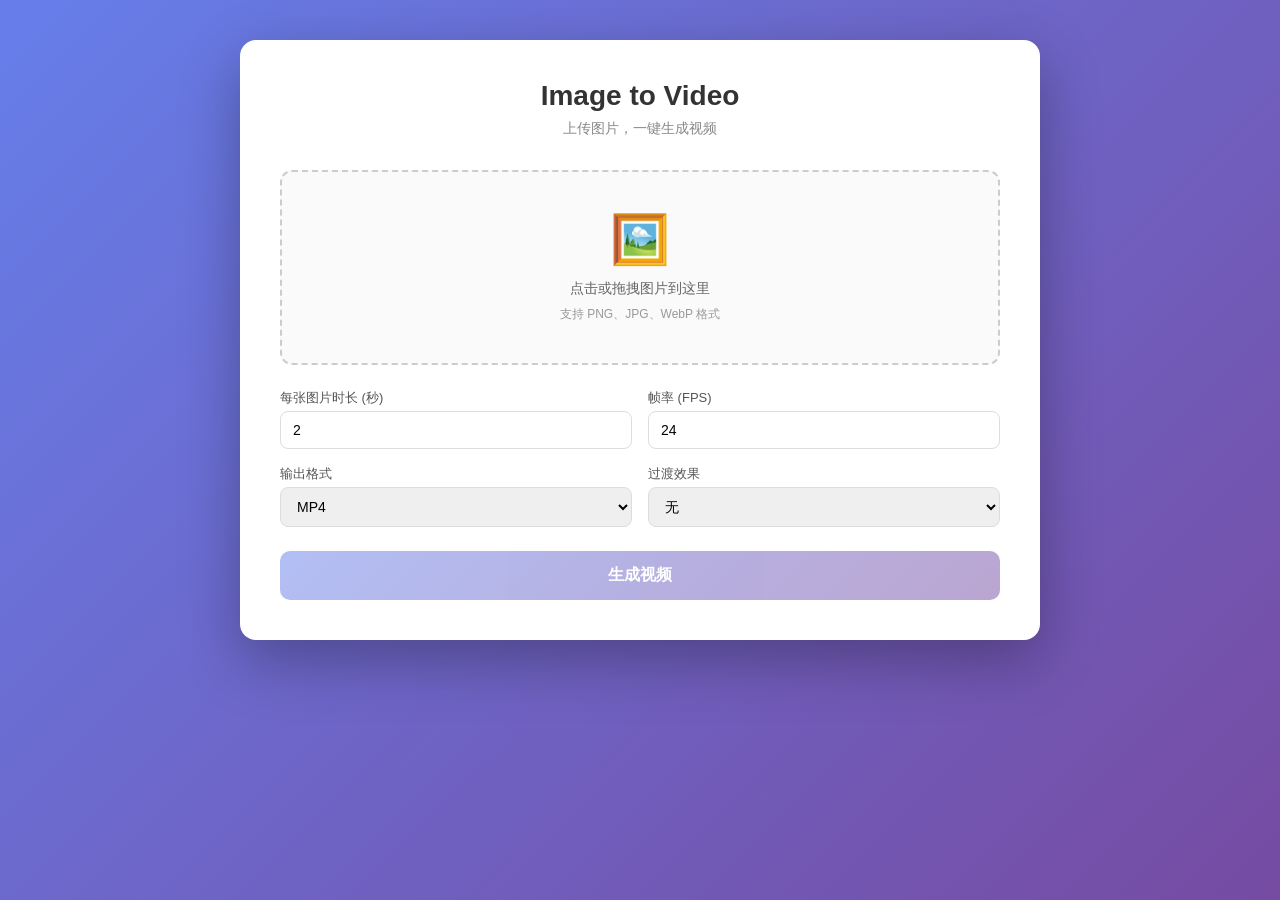
<file: ImageToVideo/static/index.html>
<!DOCTYPE html>
<html lang="zh-CN">
<head>
    <meta charset="UTF-8">
    <meta name="viewport" content="width=device-width, initial-scale=1.0">
    <title>Image to Video Demo</title>
    <style>
        * { margin: 0; padding: 0; box-sizing: border-box; }
        body {
            font-family: -apple-system, BlinkMacSystemFont, 'Segoe UI', Roboto, sans-serif;
            background: linear-gradient(135deg, #667eea 0%, #764ba2 100%);
            min-height: 100vh;
            padding: 40px 20px;
        }
        .container {
            max-width: 800px;
            margin: 0 auto;
            background: white;
            border-radius: 16px;
            padding: 40px;
            box-shadow: 0 20px 60px rgba(0,0,0,0.3);
        }
        h1 {
            text-align: center;
            color: #333;
            margin-bottom: 8px;
            font-size: 28px;
        }
        .subtitle {
            text-align: center;
            color: #888;
            margin-bottom: 32px;
            font-size: 14px;
        }
        .upload-area {
            border: 2px dashed #ccc;
            border-radius: 12px;
            padding: 40px;
            text-align: center;
            cursor: pointer;
            transition: all 0.3s;
            background: #fafafa;
        }
        .upload-area:hover, .upload-area.dragover {
            border-color: #667eea;
            background: #f0f0ff;
        }
        .upload-area .icon {
            font-size: 48px;
            margin-bottom: 12px;
        }
        .upload-area p {
            color: #666;
            font-size: 14px;
        }
        .upload-area .hint {
            font-size: 12px;
            color: #999;
            margin-top: 8px;
        }
        #fileInput { display: none; }
        .preview-section { margin-top: 24px; }
        .preview-section h3 {
            font-size: 16px;
            color: #333;
            margin-bottom: 12px;
        }
        .image-grid {
            display: grid;
            grid-template-columns: repeat(auto-fill, minmax(100px, 1fr));
            gap: 8px;
        }
        .image-grid .thumb {
            width: 100%;
            aspect-ratio: 1;
            object-fit: cover;
            border-radius: 8px;
            border: 2px solid #eee;
        }
        .settings {
            margin-top: 24px;
            display: grid;
            grid-template-columns: 1fr 1fr;
            gap: 16px;
        }
        .form-group {
            display: flex;
            flex-direction: column;
        }
        .form-group.full { grid-column: 1 / -1; }
        .form-group label {
            font-size: 13px;
            color: #555;
            margin-bottom: 4px;
            font-weight: 500;
        }
        .form-group input, .form-group select {
            padding: 10px 12px;
            border: 1px solid #ddd;
            border-radius: 8px;
            font-size: 14px;
            outline: none;
            transition: border-color 0.2s;
        }
        .form-group input:focus, .form-group select:focus {
            border-color: #667eea;
        }
        .btn-generate {
            width: 100%;
            margin-top: 24px;
            padding: 14px;
            background: linear-gradient(135deg, #667eea 0%, #764ba2 100%);
            color: white;
            border: none;
            border-radius: 10px;
            font-size: 16px;
            font-weight: 600;
            cursor: pointer;
            transition: opacity 0.2s;
        }
        .btn-generate:hover { opacity: 0.9; }
        .btn-generate:disabled {
            opacity: 0.5;
            cursor: not-allowed;
        }
        .status {
            margin-top: 20px;
            padding: 16px;
            border-radius: 10px;
            display: none;
        }
        .status.loading {
            display: block;
            background: #e8f4fd;
            color: #1a73e8;
        }
        .status.success {
            display: block;
            background: #e6f7e6;
            color: #1b8a1b;
        }
        .status.error {
            display: block;
            background: #fde8e8;
            color: #c62828;
        }
        .result-video {
            margin-top: 20px;
            display: none;
        }
        .result-video.show { display: block; }
        .result-video video {
            width: 100%;
            border-radius: 10px;
            box-shadow: 0 4px 20px rgba(0,0,0,0.15);
        }
        .result-video .download-link {
            display: inline-block;
            margin-top: 12px;
            padding: 10px 24px;
            background: #1a73e8;
            color: white;
            text-decoration: none;
            border-radius: 8px;
            font-size: 14px;
            font-weight: 500;
        }
        .result-video .download-link:hover { background: #1557b0; }
        .file-count {
            display: inline-block;
            margin-top: 8px;
            padding: 4px 12px;
            background: #e8f4fd;
            color: #1a73e8;
            border-radius: 20px;
            font-size: 13px;
        }
        @media (max-width: 600px) {
            .container { padding: 20px; }
            .settings { grid-template-columns: 1fr; }
        }
    </style>
</head>
<body>
    <div class="container">
        <h1>Image to Video</h1>
        <p class="subtitle">上传图片，一键生成视频</p>

        <div class="upload-area" id="uploadArea">
            <div class="icon">🖼️</div>
            <p>点击或拖拽图片到这里</p>
            <p class="hint">支持 PNG、JPG、WebP 格式</p>
            <input type="file" id="fileInput" multiple accept="image/*">
        </div>

        <div class="preview-section" id="previewSection" style="display:none">
            <h3>已上传图片 <span class="file-count" id="fileCount">0</span></h3>
            <div class="image-grid" id="imageGrid"></div>
        </div>

        <div class="settings">
            <div class="form-group">
                <label>每张图片时长 (秒)</label>
                <input type="number" id="duration" value="2" min="0.5" max="10" step="0.5">
            </div>
            <div class="form-group">
                <label>帧率 (FPS)</label>
                <input type="number" id="fps" value="24" min="1" max="60">
            </div>
            <div class="form-group">
                <label>输出格式</label>
                <select id="format">
                    <option value="mp4">MP4</option>
                    <option value="avi">AVI</option>
                </select>
            </div>
            <div class="form-group">
                <label>过渡效果</label>
                <select id="transition">
                    <option value="none">无</option>
                    <option value="fade">淡入淡出</option>
                </select>
            </div>
        </div>

        <button class="btn-generate" id="btnGenerate" disabled>生成视频</button>

        <div class="status" id="status"></div>

        <div class="result-video" id="resultVideo">
            <video id="videoPlayer" controls></video>
            <a class="download-link" id="downloadLink" download>下载视频</a>
        </div>
    </div>

    <script>
        let uploadedSessionId = null;

        const uploadArea = document.getElementById('uploadArea');
        const fileInput = document.getElementById('fileInput');
        const previewSection = document.getElementById('previewSection');
        const imageGrid = document.getElementById('imageGrid');
        const fileCount = document.getElementById('fileCount');
        const btnGenerate = document.getElementById('btnGenerate');
        const status = document.getElementById('status');
        const resultVideo = document.getElementById('resultVideo');
        const videoPlayer = document.getElementById('videoPlayer');
        const downloadLink = document.getElementById('downloadLink');

        uploadArea.addEventListener('click', () => fileInput.click());

        uploadArea.addEventListener('dragover', (e) => {
            e.preventDefault();
            uploadArea.classList.add('dragover');
        });

        uploadArea.addEventListener('dragleave', () => {
            uploadArea.classList.remove('dragover');
        });

        uploadArea.addEventListener('drop', (e) => {
            e.preventDefault();
            uploadArea.classList.remove('dragover');
            if (e.dataTransfer.files.length) {
                fileInput.files = e.dataTransfer.files;
                handleFiles(e.dataTransfer.files);
            }
        });

        fileInput.addEventListener('change', () => {
            if (fileInput.files.length) {
                handleFiles(fileInput.files);
            }
        });

        async function handleFiles(files) {
            const formData = new FormData();
            for (const file of files) {
                formData.append('files', file);
            }

            showStatus('uploading', '正在上传图片...');

            try {
                const res = await fetch('/api/upload', { method: 'POST', body: formData });
                if (!res.ok) throw new Error('Upload failed');
                const data = await res.json();
                uploadedSessionId = data.session_id;

                showPreview(data.files);
                btnGenerate.disabled = false;
                hideStatus();
            } catch (err) {
                showStatus('error', '上传失败: ' + err.message);
            }
        }

        function showPreview(files) {
            previewSection.style.display = 'block';
            fileCount.textContent = files.length;
            imageGrid.innerHTML = '';
            files.forEach(f => {
                const img = document.createElement('img');
                img.className = 'thumb';
                img.src = URL.createObjectURL(new Blob());
                img.alt = f;
                img.style.background = '#eee';
                img.style.display = 'flex';
                img.style.alignItems = 'center';
                img.style.justifyContent = 'center';
                img.style.color = '#999';
                img.style.fontSize = '12px';
                img.dataset.filename = f;
                imageGrid.appendChild(img);
            });
        }

        btnGenerate.addEventListener('click', generateVideo);

        async function generateVideo() {
            if (!uploadedSessionId) return;

            const duration = document.getElementById('duration').value;
            const fps = document.getElementById('fps').value;
            const format = document.getElementById('format').value;
            const transition = document.getElementById('transition').value;

            btnGenerate.disabled = true;
            resultVideo.classList.remove('show');
            showStatus('loading', '正在生成视频，请稍候...');

            const formData = new FormData();
            formData.append('session_id', uploadedSessionId);
            formData.append('duration_per_image', duration);
            formData.append('fps', fps);
            formData.append('output_format', format);
            formData.append('transition', transition);

            try {
                const res = await fetch('/api/generate', { method: 'POST', body: formData });
                if (!res.ok) {
                    const err = await res.json();
                    throw new Error(err.detail || 'Generation failed');
                }
                const data = await res.json();

                showStatus('success', '视频生成成功！');
                videoPlayer.src = data.video_url;
                downloadLink.href = data.video_url;
                downloadLink.download = data.filename;
                resultVideo.classList.add('show');
            } catch (err) {
                showStatus('error', '生成失败: ' + err.message);
            } finally {
                btnGenerate.disabled = false;
            }
        }

        function showStatus(type, msg) {
            status.className = 'status ' + type;
            status.textContent = msg;
            status.style.display = 'block';
        }

        function hideStatus() {
            status.style.display = 'none';
        }
    </script>
</body>
</html>
</file>
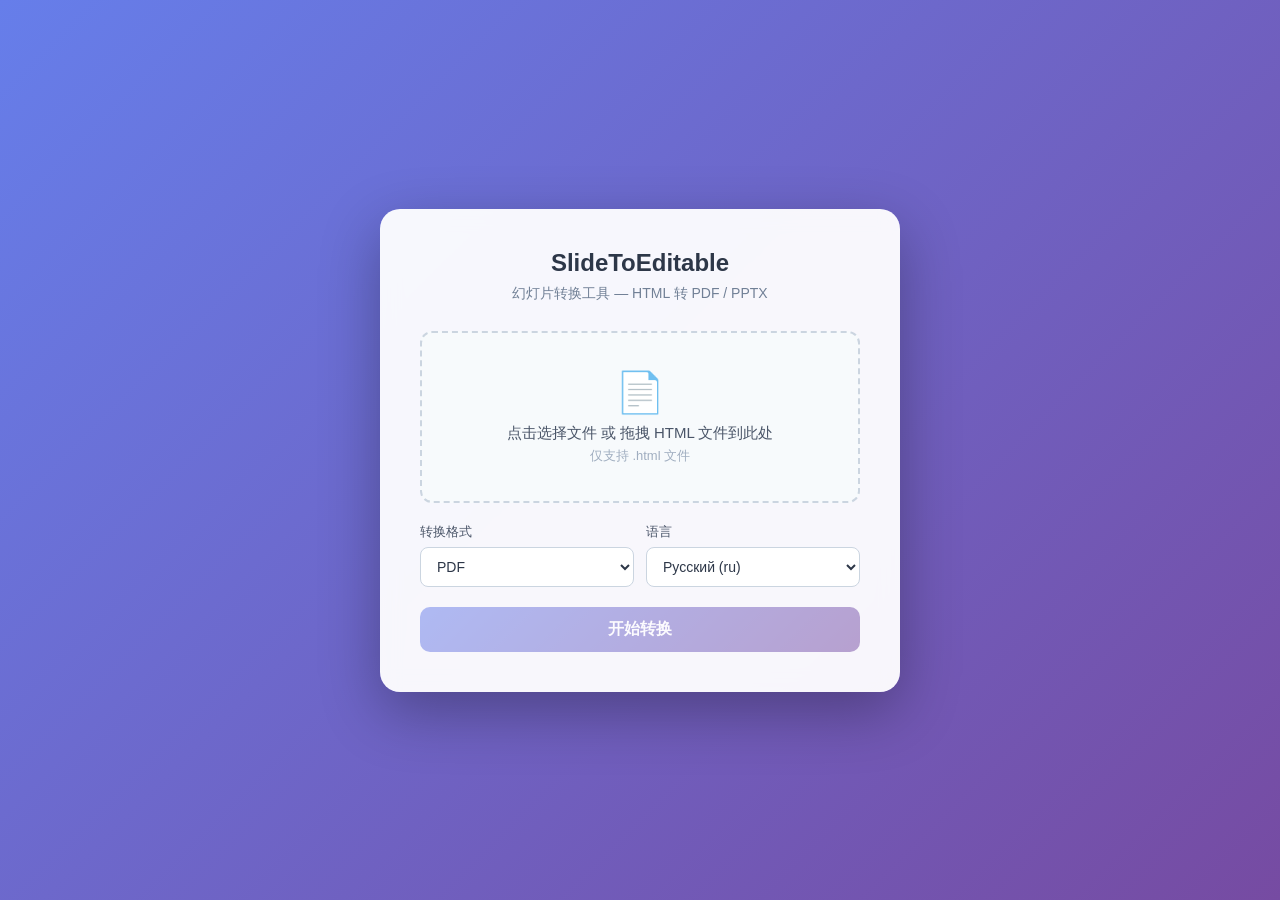
<file: SlideToEditable/static/index.html>
<!DOCTYPE html>
<html lang="zh-CN">
<head>
    <meta charset="UTF-8">
    <meta name="viewport" content="width=device-width, initial-scale=1.0">
    <title>SlideToEditable - 幻灯片转换工具</title>
    <style>
        * {
            margin: 0;
            padding: 0;
            box-sizing: border-box;
        }
        body {
            min-height: 100vh;
            display: flex;
            align-items: center;
            justify-content: center;
            font-family: -apple-system, BlinkMacSystemFont, 'Segoe UI', Roboto, 'Helvetica Neue', Arial, sans-serif;
            background: linear-gradient(135deg, #667eea 0%, #764ba2 100%);
            padding: 20px;
        }
        .card {
            background: rgba(255, 255, 255, 0.95);
            border-radius: 20px;
            padding: 40px;
            width: 100%;
            max-width: 520px;
            box-shadow: 0 20px 60px rgba(0, 0, 0, 0.3);
            backdrop-filter: blur(10px);
        }
        .card h1 {
            text-align: center;
            color: #2d3748;
            font-size: 24px;
            margin-bottom: 8px;
        }
        .card .subtitle {
            text-align: center;
            color: #718096;
            font-size: 14px;
            margin-bottom: 28px;
        }
        .upload-zone {
            border: 2px dashed #cbd5e0;
            border-radius: 12px;
            padding: 36px 20px;
            text-align: center;
            cursor: pointer;
            transition: all 0.3s ease;
            background: #f7fafc;
            position: relative;
        }
        .upload-zone:hover,
        .upload-zone.drag-over {
            border-color: #667eea;
            background: #ebf4ff;
        }
        .upload-zone .icon {
            font-size: 40px;
            margin-bottom: 8px;
        }
        .upload-zone .text {
            color: #4a5568;
            font-size: 15px;
        }
        .upload-zone .hint {
            color: #a0aec0;
            font-size: 13px;
            margin-top: 4px;
        }
        .upload-zone input[type="file"] {
            display: none;
        }
        .file-info {
            display: none;
            align-items: center;
            gap: 8px;
            margin-top: 12px;
            padding: 8px 14px;
            background: #edf2f7;
            border-radius: 8px;
            font-size: 14px;
            color: #2d3748;
        }
        .file-info .remove {
            margin-left: auto;
            cursor: pointer;
            color: #e53e3e;
            font-weight: bold;
            font-size: 16px;
            line-height: 1;
        }
        .file-info.show {
            display: flex;
        }
        .form-row {
            display: flex;
            gap: 12px;
            margin-top: 20px;
        }
        .form-group {
            flex: 1;
        }
        .form-group label {
            display: block;
            font-size: 13px;
            color: #4a5568;
            margin-bottom: 6px;
            font-weight: 500;
        }
        .form-group select {
            width: 100%;
            padding: 10px 12px;
            border: 1px solid #cbd5e0;
            border-radius: 8px;
            font-size: 14px;
            background: #fff;
            color: #2d3748;
            cursor: pointer;
            transition: border-color 0.2s;
            appearance: auto;
        }
        .form-group select:focus {
            outline: none;
            border-color: #667eea;
            box-shadow: 0 0 0 3px rgba(102, 126, 234, 0.15);
        }
        .btn-convert {
            width: 100%;
            margin-top: 20px;
            padding: 12px;
            border: none;
            border-radius: 10px;
            font-size: 16px;
            font-weight: 600;
            color: #fff;
            background: linear-gradient(135deg, #667eea 0%, #764ba2 100%);
            cursor: pointer;
            transition: opacity 0.3s, transform 0.15s;
        }
        .btn-convert:hover:not(:disabled) {
            opacity: 0.9;
            transform: translateY(-1px);
        }
        .btn-convert:disabled {
            opacity: 0.5;
            cursor: not-allowed;
            transform: none;
        }
        .status {
            margin-top: 20px;
            padding: 14px 16px;
            border-radius: 10px;
            font-size: 14px;
            display: none;
            align-items: center;
            gap: 10px;
        }
        .status.show {
            display: flex;
        }
        .status.info {
            background: #ebf8ff;
            color: #2b6cb0;
            border: 1px solid #bee3f8;
        }
        .status.success {
            background: #f0fff4;
            color: #276749;
            border: 1px solid #c6f6d5;
        }
        .status.error {
            background: #fff5f5;
            color: #9b2c2c;
            border: 1px solid #fed7d7;
        }
        .spinner {
            width: 18px;
            height: 18px;
            border: 2px solid #bee3f8;
            border-top-color: #2b6cb0;
            border-radius: 50%;
            animation: spin 0.7s linear infinite;
            flex-shrink: 0;
        }
        @keyframes spin {
            to {
                transform: rotate(360deg);
            }
        }
    </style>
</head>
<body>
    <div class="card">
        <h1>SlideToEditable</h1>
        <p class="subtitle">幻灯片转换工具 — HTML 转 PDF / PPTX</p>

        <div class="upload-zone" id="dropZone">
            <div class="icon">📄</div>
            <div class="text">点击选择文件 或 拖拽 HTML 文件到此处</div>
            <div class="hint">仅支持 .html 文件</div>
            <input type="file" id="fileInput" accept=".html">
        </div>

        <div class="file-info" id="fileInfo">
            <span>📎</span>
            <span id="fileName"></span>
            <span class="remove" id="removeFile">&times;</span>
        </div>

        <div class="form-row">
            <div class="form-group">
                <label for="format">转换格式</label>
                <select id="format">
                    <option value="pdf">PDF</option>
                    <option value="pptx">PPTX</option>
                </select>
            </div>
            <div class="form-group">
                <label for="lang">语言</label>
                <select id="lang">
                    <option value="ru">Русский (ru)</option>
                    <option value="en">English (en)</option>
                    <option value="zh">中文 (zh)</option>
                    <option value="cn">中文 (cn)</option>
                </select>
            </div>
        </div>

        <button class="btn-convert" id="btnConvert" disabled>开始转换</button>

        <div class="status" id="status"></div>
    </div>

    <script>
        const dropZone = document.getElementById('dropZone');
        const fileInput = document.getElementById('fileInput');
        const fileInfo = document.getElementById('fileInfo');
        const fileName = document.getElementById('fileName');
        const removeFile = document.getElementById('removeFile');
        const btnConvert = document.getElementById('btnConvert');
        const formatSelect = document.getElementById('format');
        const langSelect = document.getElementById('lang');
        const statusEl = document.getElementById('status');

        let selectedFile = null;

        function setStatus(message, type) {
            statusEl.className = 'status show ' + type;
            if (type === 'info') {
                statusEl.innerHTML = '<div class="spinner"></div><span>' + message + '</span>';
            } else {
                statusEl.innerHTML = '<span>' + message + '</span>';
            }
        }

        function clearStatus() {
            statusEl.className = 'status';
            statusEl.innerHTML = '';
        }

        function updateUI() {
            if (selectedFile) {
                fileInfo.classList.add('show');
                fileName.textContent = selectedFile.name;
                btnConvert.disabled = false;
            } else {
                fileInfo.classList.remove('show');
                btnConvert.disabled = true;
            }
        }

        dropZone.addEventListener('click', function() {
            fileInput.click();
        });

        dropZone.addEventListener('dragover', function(e) {
            e.preventDefault();
            dropZone.classList.add('drag-over');
        });

        dropZone.addEventListener('dragleave', function() {
            dropZone.classList.remove('drag-over');
        });

        dropZone.addEventListener('drop', function(e) {
            e.preventDefault();
            dropZone.classList.remove('drag-over');
            const files = e.dataTransfer.files;
            if (files.length > 0) {
                const file = files[0];
                if (file.name.endsWith('.html') || file.name.endsWith('.htm')) {
                    selectedFile = file;
                    updateUI();
                    clearStatus();
                } else {
                    setStatus('请选择 .html 格式的文件', 'error');
                }
            }
        });

        fileInput.addEventListener('change', function() {
            if (fileInput.files.length > 0) {
                const file = fileInput.files[0];
                if (file.name.endsWith('.html') || file.name.endsWith('.htm')) {
                    selectedFile = file;
                    updateUI();
                    clearStatus();
                } else {
                    setStatus('请选择 .html 格式的文件', 'error');
                    fileInput.value = '';
                }
            }
        });

        removeFile.addEventListener('click', function() {
            selectedFile = null;
            fileInput.value = '';
            updateUI();
            clearStatus();
        });

        btnConvert.addEventListener('click', async function() {
            if (!selectedFile) return;

            btnConvert.disabled = true;
            setStatus('正在转换中，请稍候...', 'info');

            const formData = new FormData();
            formData.append('file', selectedFile);
            formData.append('type', formatSelect.value);
            formData.append('lang', langSelect.value);

            try {
                const response = await fetch('/convert', {
                    method: 'POST',
                    body: formData
                });

                if (!response.ok) {
                    const errorData = await response.json().catch(function() { return { detail: '请求失败' }; });
                    throw new Error(errorData.detail || '服务器返回错误: ' + response.status);
                }

                const blob = await response.blob();
                const ext = formatSelect.value === 'pdf' ? 'pdf' : 'pptx';
                const baseName = selectedFile.name.replace(/\.(html|htm)$/i, '');
                const downloadName = baseName + '.' + ext;

                const url = URL.createObjectURL(blob);
                const a = document.createElement('a');
                a.href = url;
                a.download = downloadName;
                document.body.appendChild(a);
                a.click();
                document.body.removeChild(a);
                URL.revokeObjectURL(url);

                setStatus('转换成功！文件 "' + downloadName + '" 已下载', 'success');
            } catch (err) {
                setStatus('转换失败：' + err.message, 'error');
            } finally {
                btnConvert.disabled = !selectedFile;
            }
        });
    </script>
</body>
</html>
</file>
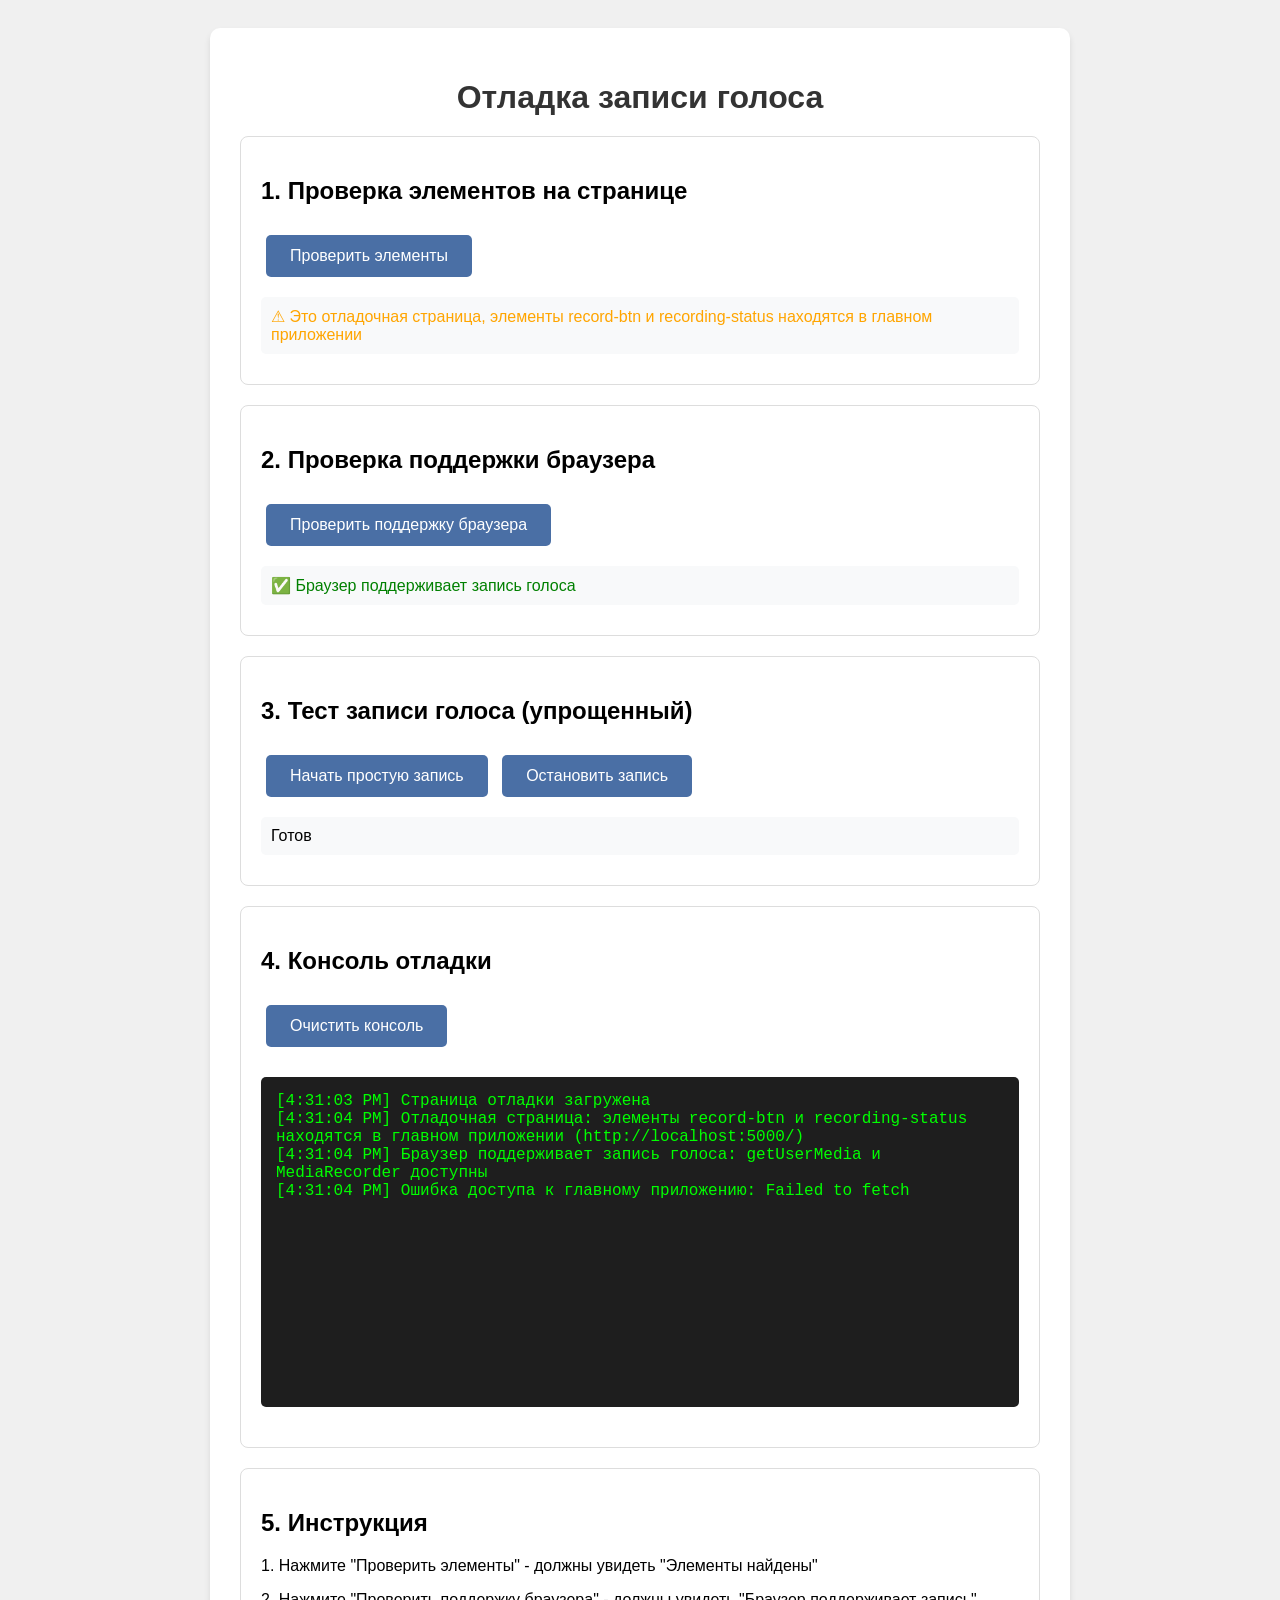
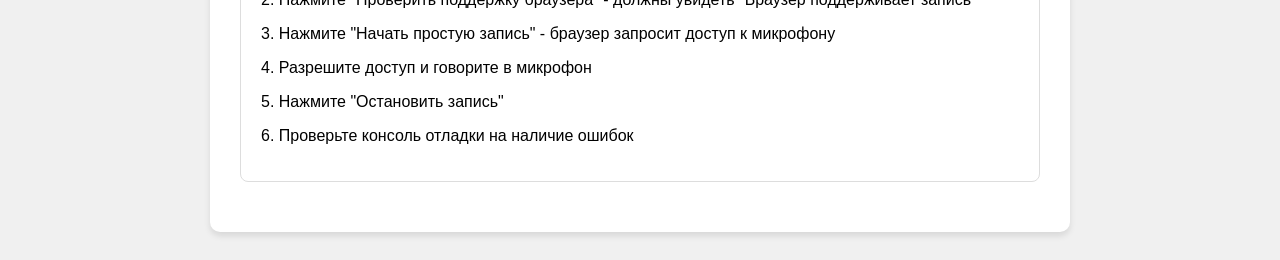
<file: hw2/debug_voice.html>
<!DOCTYPE html>
<html lang="ru">
<head>
    <meta charset="UTF-8">
    <meta name="viewport" content="width=device-width, initial-scale=1.0">
    <title>Отладка записи голоса</title>
    <style>
        body {
            font-family: Arial, sans-serif;
            padding: 20px;
            background: #f0f0f0;
        }
        
        .container {
            max-width: 800px;
            margin: 0 auto;
            background: white;
            padding: 30px;
            border-radius: 10px;
            box-shadow: 0 4px 6px rgba(0,0,0,0.1);
        }
        
        h1 {
            color: #333;
            text-align: center;
            margin-bottom: 20px;
        }
        
        .test-section {
            margin: 20px 0;
            padding: 20px;
            border: 1px solid #ddd;
            border-radius: 8px;
        }
        
        button {
            background: #4a6fa5;
            color: white;
            border: none;
            padding: 12px 24px;
            border-radius: 5px;
            cursor: pointer;
            font-size: 16px;
            margin: 10px 5px;
        }
        
        button:hover {
            background: #166088;
        }
        
        button.recording {
            background: #dc3545;
            animation: pulse 1.5s infinite;
        }
        
        #console-output {
            background: #1e1e1e;
            color: #00ff00;
            padding: 15px;
            border-radius: 5px;
            font-family: 'Courier New', monospace;
            height: 300px;
            overflow-y: auto;
            margin: 20px 0;
            white-space: pre-wrap;
        }
        
        .status {
            padding: 10px;
            background: #f8f9fa;
            border-radius: 5px;
            margin: 10px 0;
        }
        
        @keyframes pulse {
            0% { opacity: 1; }
            50% { opacity: 0.7; }
            100% { opacity: 1; }
        }
    </style>
</head>
<body>
    <div class="container">
        <h1>Отладка записи голоса</h1>
        
        <div class="test-section">
            <h2>1. Проверка элементов на странице</h2>
            <button onclick="checkElements()">Проверить элементы</button>
            <div id="elements-status" class="status">Не проверено</div>
        </div>
        
        <div class="test-section">
            <h2>2. Проверка поддержки браузера</h2>
            <button onclick="checkBrowserSupport()">Проверить поддержку браузера</button>
            <div id="browser-status" class="status">Не проверено</div>
        </div>
        
        <div class="test-section">
            <h2>3. Тест записи голоса (упрощенный)</h2>
            <button id="simple-record-btn" onclick="startSimpleRecording()">Начать простую запись</button>
            <button id="simple-stop-btn" onclick="stopSimpleRecording()" disabled>Остановить запись</button>
            <div id="simple-status" class="status">Готов</div>
        </div>
        
        <div class="test-section">
            <h2>4. Консоль отладки</h2>
            <button onclick="clearConsole()">Очистить консоль</button>
            <div id="console-output"></div>
        </div>
        
        <div class="test-section">
            <h2>5. Инструкция</h2>
            <p>1. Нажмите "Проверить элементы" - должны увидеть "Элементы найдены"</p>
            <p>2. Нажмите "Проверить поддержку браузера" - должны увидеть "Браузер поддерживает запись"</p>
            <p>3. Нажмите "Начать простую запись" - браузер запросит доступ к микрофону</p>
            <p>4. Разрешите доступ и говорите в микрофон</p>
            <p>5. Нажмите "Остановить запись"</p>
            <p>6. Проверьте консоль отладки на наличие ошибок</p>
        </div>
    </div>

    <script>
        const consoleOutput = document.getElementById('console-output');
        let mediaRecorder = null;
        let audioChunks = [];
        let isRecording = false;
        
        function log(message) {
            const timestamp = new Date().toLocaleTimeString();
            consoleOutput.innerHTML += `[${timestamp}] ${message}\n`;
            consoleOutput.scrollTop = consoleOutput.scrollHeight;
            console.log(message);
        }
        
        function clearConsole() {
            consoleOutput.innerHTML = '';
            log('Консоль очищена');
        }
        
        function checkElements() {
            // В отладочной странице нет этих элементов, поэтому всегда показываем предупреждение
            document.getElementById('elements-status').innerHTML = 
                '<span style="color: orange;">⚠ Это отладочная страница, элементы record-btn и recording-status находятся в главном приложении</span>';
            log('Отладочная страница: элементы record-btn и recording-status находятся в главном приложении (http://localhost:5000/)');
            
            // Проверить, можем ли мы получить доступ к главному приложению
            fetch('http://localhost:5000/')
                .then(response => {
                    if (response.ok) {
                        log('Главное приложение доступно: http://localhost:5000/');
                    } else {
                        log(`Главное приложение недоступно: статус ${response.status}`);
                    }
                })
                .catch(error => {
                    log(`Ошибка доступа к главному приложению: ${error.message}`);
                });
        }
        
        function checkBrowserSupport() {
            const hasGetUserMedia = !!(navigator.mediaDevices && navigator.mediaDevices.getUserMedia);
            const hasMediaRecorder = !!window.MediaRecorder;
            
            if (hasGetUserMedia && hasMediaRecorder) {
                document.getElementById('browser-status').innerHTML = 
                    '<span style="color: green;">✅ Браузер поддерживает запись голоса</span>';
                log('Браузер поддерживает запись голоса: getUserMedia и MediaRecorder доступны');
            } else {
                let errorMsg = '❌ Браузер не поддерживает запись голоса: ';
                if (!hasGetUserMedia) errorMsg += 'нет getUserMedia, ';
                if (!hasMediaRecorder) errorMsg += 'нет MediaRecorder';
                
                document.getElementById('browser-status').innerHTML = 
                    `<span style="color: red;">${errorMsg}</span>`;
                log(errorMsg);
            }
        }
        
        async function startSimpleRecording() {
            if (isRecording) return;
            
            try {
                log('Запрос доступа к микрофону...');
                document.getElementById('simple-status').textContent = 'Запрос доступа...';
                
                const stream = await navigator.mediaDevices.getUserMedia({ 
                    audio: true 
                });
                
                log('Доступ к микрофону получен');
                
                const options = { mimeType: 'audio/webm' };
                mediaRecorder = new MediaRecorder(stream, options);
                audioChunks = [];
                
                mediaRecorder.ondataavailable = event => {
                    if (event.data.size > 0) {
                        audioChunks.push(event.data);
                        log(`Получены аудиоданные: ${event.data.size} байт`);
                    }
                };
                
                mediaRecorder.onstop = () => {
                    log('Запись остановлена');
                    document.getElementById('simple-status').textContent = 'Запись завершена';
                    
                    const audioBlob = new Blob(audioChunks, { type: 'audio/webm' });
                    log(`Создан аудиофайл: ${audioBlob.size} байт`);
                    
                    // Остановить поток
                    stream.getTracks().forEach(track => track.stop());
                    
                    // Сброс состояния
                    isRecording = false;
                    document.getElementById('simple-record-btn').textContent = 'Начать простую запись';
                    document.getElementById('simple-record-btn').classList.remove('recording');
                    document.getElementById('simple-stop-btn').disabled = true;
                };
                
                mediaRecorder.onerror = (event) => {
                    log(`Ошибка MediaRecorder: ${event.error.name}`);
                    document.getElementById('simple-status').textContent = `Ошибка: ${event.error.name}`;
                };
                
                mediaRecorder.start(1000);
                isRecording = true;
                document.getElementById('simple-record-btn').textContent = 'Запись...';
                document.getElementById('simple-record-btn').classList.add('recording');
                document.getElementById('simple-stop-btn').disabled = false;
                document.getElementById('simple-status').textContent = 'Запись... Говорите сейчас';
                
                log('Запись начата');
                
            } catch (error) {
                log(`Ошибка доступа к микрофону: ${error.name} - ${error.message}`);
                document.getElementById('simple-status').textContent = `Ошибка: ${error.name}`;
                
                // Сброс состояния
                isRecording = false;
                document.getElementById('simple-record-btn').textContent = 'Начать простую запись';
                document.getElementById('simple-record-btn').classList.remove('recording');
                document.getElementById('simple-stop-btn').disabled = true;
            }
        }
        
        function stopSimpleRecording() {
            if (isRecording && mediaRecorder && mediaRecorder.state === 'recording') {
                mediaRecorder.stop();
                log('Остановка записи...');
            }
        }
        
        // Автоматически запустить проверки
        window.onload = function() {
            log('Страница отладки загружена');
            setTimeout(() => {
                checkElements();
                checkBrowserSupport();
            }, 500);
        };
    </script>
</body>
</html>
</file>
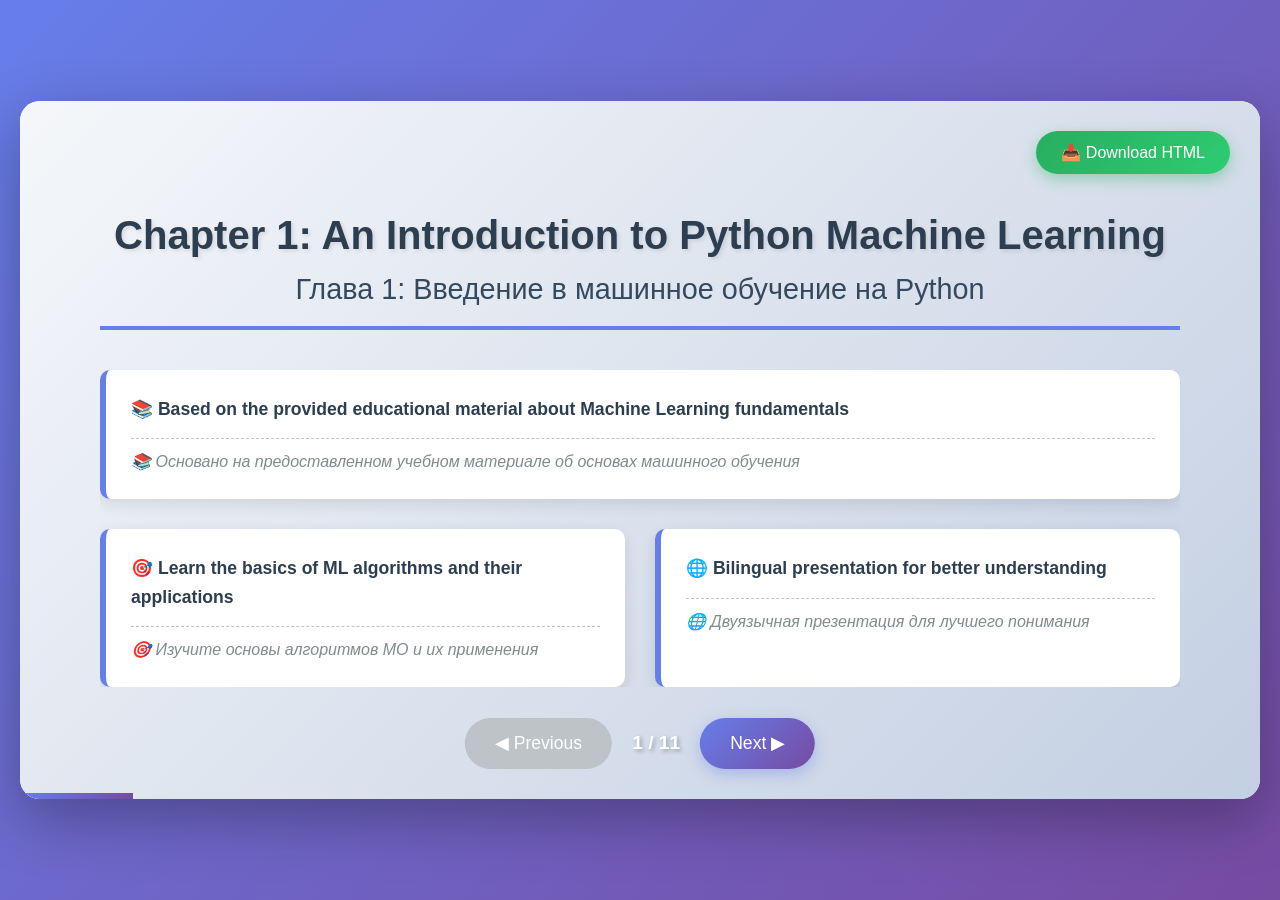
<file: SlideToEditable/uploads/ch1.html>
<!DOCTYPE html>
<html lang="en">
<head>
    <meta charset="UTF-8">
    <meta name="viewport" content="width=device-width, initial-scale=1.0">
    <title>Chapter 1: Introduction to Python Machine Learning</title>
    <style>
        * {
            margin: 0;
            padding: 0;
            box-sizing: border-box;
        }

        body {
            font-family: 'Segoe UI', Tahoma, Geneva, Verdana, sans-serif;
            background: linear-gradient(135deg, #667eea 0%, #764ba2 100%);
            min-height: 100vh;
            display: flex;
            justify-content: center;
            align-items: center;
            padding: 20px;
            overflow: hidden;
        }

        .presentation-wrapper {
            width: 100%;
            max-width: 1600px;
            aspect-ratio: 16/9;
            background: white;
            border-radius: 20px;
            box-shadow: 0 20px 60px rgba(0,0,0,0.3);
            overflow: hidden;
            position: relative;
        }

        .slide {
            display: none;
            width: 100%;
            height: 100%;
            padding: 60px 80px;
            box-sizing: border-box;
            background: linear-gradient(135deg, #f5f7fa 0%, #c3cfe2 100%);
            animation: slideIn 0.6s ease-out;
        }

        .slide.active {
            display: flex;
            flex-direction: column;
            justify-content: center;
        }

        @keyframes slideIn {
            from {
                opacity: 0;
                transform: translateX(50px);
            }
            to {
                opacity: 1;
                transform: translateX(0);
            }
        }

        .slide-header {
            text-align: center;
            margin-bottom: 40px;
            border-bottom: 4px solid #667eea;
            padding-bottom: 20px;
        }

        .slide-header h1 {
            color: #2c3e50;
            font-size: 2.5em;
            margin-bottom: 15px;
            text-shadow: 2px 2px 4px rgba(0,0,0,0.1);
        }

        .slide-header h2 {
            color: #34495e;
            font-size: 1.8em;
            font-weight: 400;
        }

        .content-grid {
            display: grid;
            grid-template-columns: 1fr 1fr;
            gap: 30px;
            width: 100%;
            max-height: 60vh;
            overflow-y: auto;
        }

        .content-box {
            background: white;
            border-left: 6px solid #667eea;
            padding: 25px;
            border-radius: 10px;
            box-shadow: 0 5px 15px rgba(0,0,0,0.1);
            transition: transform 0.3s ease;
        }

        .content-box:hover {
            transform: translateY(-5px);
        }

        .en-text {
            color: #2c3e50;
            font-size: 1.1em;
            line-height: 1.6;
            margin-bottom: 15px;
            font-weight: 600;
        }

        .ru-text {
            color: #7f8c8d;
            font-size: 1em;
            line-height: 1.6;
            font-style: italic;
            border-top: 1px dashed #bdc3c7;
            padding-top: 10px;
        }

        .highlight {
            background: linear-gradient(120deg, #667eea20 0%, #764ba220 100%);
            padding: 5px 10px;
            border-radius: 5px;
            font-weight: bold;
            color: #667eea;
        }

        .controls {
            position: absolute;
            bottom: 30px;
            left: 50%;
            transform: translateX(-50%);
            display: flex;
            gap: 20px;
            align-items: center;
            z-index: 100;
        }

        .nav-btn {
            background: linear-gradient(135deg, #667eea 0%, #764ba2 100%);
            color: white;
            border: none;
            padding: 15px 30px;
            font-size: 1.1em;
            border-radius: 50px;
            cursor: pointer;
            transition: all 0.3s ease;
            box-shadow: 0 5px 15px rgba(102, 126, 234, 0.4);
        }

        .nav-btn:hover:not(:disabled) {
            transform: translateY(-3px);
            box-shadow: 0 8px 20px rgba(102, 126, 234, 0.6);
        }

        .nav-btn:disabled {
            background: #bdc3c7;
            cursor: not-allowed;
            box-shadow: none;
        }

        .slide-indicator {
            color: white;
            font-size: 1.2em;
            font-weight: bold;
            text-shadow: 2px 2px 4px rgba(0,0,0,0.3);
        }

        .progress-bar {
            position: absolute;
            bottom: 0;
            left: 0;
            height: 6px;
            background: linear-gradient(90deg, #667eea 0%, #764ba2 100%);
            transition: width 0.3s ease;
        }

        .download-btn {
            position: absolute;
            top: 30px;
            right: 30px;
            background: linear-gradient(135deg, #27ae60 0%, #2ecc71 100%);
            color: white;
            border: none;
            padding: 12px 25px;
            font-size: 1em;
            border-radius: 50px;
            cursor: pointer;
            transition: all 0.3s ease;
            box-shadow: 0 5px 15px rgba(39, 174, 96, 0.4);
            z-index: 100;
        }

        .download-btn:hover {
            transform: translateY(-3px);
            box-shadow: 0 8px 20px rgba(39, 174, 96, 0.6);
        }

        ul {
            margin-left: 20px;
            margin-top: 10px;
        }

        li {
            margin-bottom: 10px;
            list-style-type: none;
            position: relative;
            padding-left: 25px;
        }

        li:before {
            content: "▸";
            position: absolute;
            left: 0;
            color: #667eea;
            font-weight: bold;
        }

        .full-width {
            grid-column: 1 / -1;
        }

        @media (max-width: 1200px) {
            .content-grid {
                grid-template-columns: 1fr;
            }
            
            .slide {
                padding: 40px 50px;
            }
            
            .slide-header h1 {
                font-size: 2em;
            }
            
            .slide-header h2 {
                font-size: 1.4em;
            }
        }
    </style>
</head>
<body>
    <div class="presentation-wrapper">
        <button class="download-btn" onclick="downloadPresentation()">📥 Download HTML</button>
        
        <!-- Slide 1: Title -->
        <div class="slide active" id="slide1">
            <div class="slide-header">
                <h1>Chapter 1: An Introduction to Python Machine Learning</h1>
                <h2>Глава 1: Введение в машинное обучение на Python</h2>
            </div>
            <div class="content-grid">
                <div class="content-box full-width">
                    <p class="en-text">📚 Based on the provided educational material about Machine Learning fundamentals</p>
                    <p class="ru-text">📚 Основано на предоставленном учебном материале об основах машинного обучения</p>
                </div>
                <div class="content-box">
                    <p class="en-text">🎯 Learn the basics of ML algorithms and their applications</p>
                    <p class="ru-text">🎯 Изучите основы алгоритмов МО и их применения</p>
                </div>
                <div class="content-box">
                    <p class="en-text">🌐 Bilingual presentation for better understanding</p>
                    <p class="ru-text">🌐 Двуязычная презентация для лучшего понимания</p>
                </div>
            </div>
        </div>

        <!-- Slide 2: What is Machine Learning? -->
        <div class="slide" id="slide2">
            <div class="slide-header">
                <h1>What is Machine Learning?</h1>
                <h2>Что такое машинное обучение?</h2>
            </div>
            <div class="content-grid">
                <div class="content-box">
                    <p class="en-text"><span class="highlight">Definition:</span> Machine learning is both the application and the science of algorithms that can make some sense out of data.</p>
                    <p class="ru-text"><span class="highlight">Определение:</span> Машинное обучение — это одновременно приложение и наука об алгоритмах, которые могут осмысливать данные.</p>
                </div>
                <div class="content-box">
                    <p class="en-text"><span class="highlight">Purpose:</span> It allows data to be used to create knowledge and predict future events.</p>
                    <p class="ru-text"><span class="highlight">Цель:</span> Оно позволяет использовать данные для создания знаний и предсказания будущих событий.</p>
                </div>
                <div class="content-box full-width">
                    <p class="en-text">💡 Machine learning helps computers automate, anticipate and evolve, but still needs human beings to set parameters and train the machine.</p>
                    <p class="ru-text">💡 Машинное обучение помогает компьютерам автоматизировать, предвидеть и эволюционировать, но всё ещё нуждается в людях для настройки параметров и обучения машины.</p>
                </div>
            </div>
        </div>

        <!-- Slide 3: The Role of Algorithms -->
        <div class="slide" id="slide3">
            <div class="slide-header">
                <h1>The Role of Algorithms</h1>
                <h2>Роль алгоритмов</h2>
            </div>
            <div class="content-grid">
                <div class="content-box">
                    <p class="en-text"><span class="highlight">Algorithm:</span> A method of analyzing data in a way that makes it possible for machines to analyze and process data.</p>
                    <p class="ru-text"><span class="highlight">Алгоритм:</span> Метод анализа данных, который позволяет машинам анализировать и обрабатывать информацию.</p>
                </div>
                <div class="content-box">
                    <p class="en-text"><span class="highlight">Capabilities:</span> Computers can understand different concepts, make choices, and predict possibilities for the future.</p>
                    <p class="ru-text"><span class="highlight">Возможности:</span> Компьютеры могут понимать концепции, делать выбор и предсказывать возможности.</p>
                </div>
                <div class="content-box full-width">
                    <p class="en-text">⚠️ <span class="highlight">Important:</span> Without algorithms, machines cannot learn. They enable computers to turn data into knowledge for data-driven decisions.</p>
                    <p class="ru-text">⚠️ <span class="highlight">Важно:</span> Без алгоритмов машины не могут учиться. Они позволяют компьютерам превращать данные в знания для принятия решений.</p>
                </div>
            </div>
        </div>

        <!-- Slide 4: Three Types of ML -->
        <div class="slide" id="slide4">
            <div class="slide-header">
                <h1>Three Types of Machine Learning</h1>
                <h2>Три типа машинного обучения</h2>
            </div>
            <div class="content-grid">
                <div class="content-box">
                    <p class="en-text"><span class="highlight">1. Supervised Learning</span></p>
                    <p class="ru-text"><span class="highlight">1. Обучение с учителем</span></p>
                    <ul>
                        <li class="en-text">Requires labeled training data</li>
                        <li class="ru-text">Требует размеченных обучающих данных</li>
                    </ul>
                </div>
                <div class="content-box">
                    <p class="en-text"><span class="highlight">2. Unsupervised Learning</span></p>
                    <p class="ru-text"><span class="highlight">2. Обучение без учителя</span></p>
                    <ul>
                        <li class="en-text">Uses unlabeled data with unknown structure</li>
                        <li class="ru-text">Использует неразмеченные данные</li>
                    </ul>
                </div>
                <div class="content-box">
                    <p class="en-text"><span class="highlight">3. Reinforcement Learning</span></p>
                    <p class="ru-text"><span class="highlight">3. Обучение с подкреплением</span></p>
                    <ul>
                        <li class="en-text">Agent improves through environment interaction</li>
                        <li class="ru-text">Агент улучшается через взаимодействие со средой</li>
                    </ul>
                </div>
            </div>
        </div>

        <!-- Slide 5: Supervised Learning -->
        <div class="slide" id="slide5">
            <div class="slide-header">
                <h1>Supervised Learning</h1>
                <h2>Обучение с учителем</h2>
            </div>
            <div class="content-grid">
                <div class="content-box">
                    <p class="en-text"><span class="highlight">How it works:</span> Requires a detailed input of related data over a period of time. Once all information is available, it classifies new data.</p>
                    <p class="ru-text"><span class="highlight">Как работает:</span> Требует подробного ввода связанных данных за период времени. После получения всей информации классифицирует новые данные.</p>
                </div>
                <div class="content-box">
                    <p class="en-text"><span class="highlight">Process:</span> The computer performs calculations, comparisons, and analysis before making a decision.</p>
                    <p class="ru-text"><span class="highlight">Процесс:</span> Компьютер выполняет вычисления, сравнения и анализ перед принятием решения.</p>
                </div>
                <div class="content-box full-width">
                    <p class="en-text">👤 <span class="highlight">Human Input:</span> Requires human input to ensure the computer has the right data to process. We already know the answer we want when the model is being trained.</p>
                    <p class="ru-text">👤 <span class="highlight">Участие человека:</span> Требует участия человека для обеспечения правильности данных. Мы уже знаем желаемый ответ при обучении модели.</p>
                </div>
            </div>
        </div>

        <!-- Slide 6: Unsupervised Learning -->
        <div class="slide" id="slide6">
            <div class="slide-header">
                <h1>Unsupervised Learning</h1>
                <h2>Обучение без учителя</h2>
            </div>
            <div class="content-grid">
                <div class="content-box">
                    <p class="en-text"><span class="highlight">Challenge:</span> The computer does not have all the information to make a decision. Some factors may be missing.</p>
                    <p class="ru-text"><span class="highlight">Сложность:</span> У компьютера нет всей информации для принятия решения. Некоторые факторы могут отсутствовать.</p>
                </div>
                <div class="content-box">
                    <p class="en-text"><span class="highlight">Solution:</span> Must be equipped with tools to find missing elements without human help. More complex than supervised algorithms.</p>
                    <p class="ru-text"><span class="highlight">Решение:</span> Должно быть оснащено инструментами для поиска недостающих элементов без помощи человека. Сложнее алгоритмов с учителем.</p>
                </div>
                <div class="content-box">
                    <p class="en-text"><span class="highlight">Techniques:</span> Clustering and Dimensionality Reduction</p>
                    <p class="ru-text"><span class="highlight">Техники:</span> Кластеризация и уменьшение размерности</p>
                </div>
                <div class="content-box full-width">
                    <p class="en-text">🔍 <span class="highlight">Clustering:</span> Organizes data into subgroups or clusters based on similarity. Often termed as "unsupervised classification".</p>
                    <p class="ru-text">🔍 <span class="highlight">Кластеризация:</span> Организует данные в подгруппы или кластеры на основе сходства. Часто называется «классификацией без учителя».</p>
                </div>
            </div>
        </div>

        <!-- Slide 7: Reinforcement Learning -->
        <div class="slide" id="slide7">
            <div class="slide-header">
                <h1>Reinforcement Learning</h1>
                <h2>Обучение с подкреплением</h2>
            </div>
            <div class="content-grid">
                <div class="content-box">
                    <p class="en-text"><span class="highlight">Goal:</span> Develop an agent or system that can improve its performance based on interaction with its environment.</p>
                    <p class="ru-text"><span class="highlight">Цель:</span> Разработать агента или систему, которая может улучшить свою производительность на основе взаимодействия со средой.</p>
                </div>
                <div class="content-box">
                    <p class="en-text"><span class="highlight">Reward System:</span> Uses a reward-signal (positive or negative) defined by achieving a specific goal.</p>
                    <p class="ru-text"><span class="highlight">Система вознаграждения:</span> Использует сигнал вознаграждения (положительный или отрицательный), определяемый достижением цели.</p>
                </div>
                <div class="content-box full-width">
                    <p class="en-text">🎮 <span class="highlight">How it differs:</span> With supervised learning, we know the answer. With Reinforcement Learning, we provide a reward measured by specific actions performed by the agent.</p>
                    <p class="ru-text">🎮 <span class="highlight">Отличие:</span> При обучении с учителем мы знаем ответ. При обучении с подкреплением мы предоставляем вознаграждение за конкретные действия агента.</p>
                </div>
            </div>
        </div>

        <!-- Slide 8: Data Preprocessing -->
        <div class="slide" id="slide8">
            <div class="slide-header">
                <h1>Data Preprocessing & Training</h1>
                <h2>Предварительная обработка и обучение</h2>
            </div>
            <div class="content-grid">
                <div class="content-box">
                    <p class="en-text"><span class="highlight">Preprocessing:</span> Getting data into shape. Raw data is rarely in the right format for learning algorithms.</p>
                    <p class="ru-text"><span class="highlight">Предобработка:</span> Приведение данных в форму. Сырые данные редко в правильном формате для алгоритмов.</p>
                </div>
                <div class="content-box">
                    <p class="en-text"><span class="highlight">Feature Scaling:</span> Features need identical scales. Achieved by transforming to a range or using standard distribution.</p>
                    <p class="ru-text"><span class="highlight">Масштабирование:</span> Признаки нуждаются в одинаковых масштабах. Достигается преобразованием к диапазону или стандартному распределению.</p>
                </div>
                <div class="content-box">
                    <p class="en-text"><span class="highlight">Dataset Split:</span> Divide into Training and Test sets. Training trains the model, test evaluates it.</p>
                    <p class="ru-text"><span class="highlight">Разделение:</span> Разделите на обучающий и тестовый наборы. Обучающий обучает модель, тестовый оценивает.</p>
                </div>
                <div class="content-box full-width">
                    <p class="en-text">⚙️ <span class="highlight">Hyperparameter Optimization:</span> Fine-tune model performance. Hyperparameters are dials we can turn to improve the model (cannot be learned from dataset).</p>
                    <p class="ru-text">⚙️ <span class="highlight">Оптимизация гиперпараметров:</span> Настройка производительности модели. Гиперпараметры — это регуляторы для улучшения модели (не обучаются из данных).</p>
                </div>
            </div>
        </div>

        <!-- Slide 9: Dimensionality Reduction -->
        <div class="slide" id="slide9">
            <div class="slide-header">
                <h1>Dimensionality Reduction</h1>
                <h2>Уменьшение размерности</h2>
            </div>
            <div class="content-grid">
                <div class="content-box">
                    <p class="en-text"><span class="highlight">Purpose:</span> Remove noise from data that can cause degradation in predictive performance.</p>
                    <p class="ru-text"><span class="highlight">Цель:</span> Удалить шум из данных, который может ухудшить прогнозную производительность.</p>
                </div>
                <div class="content-box">
                    <p class="en-text"><span class="highlight">Benefits:</span> Compress data to fit smaller subspace while keeping relevant information. Reduces storage space and makes algorithms faster.</p>
                    <p class="ru-text"><span class="highlight">Преимущества:</span> Сжатие данных в меньшее подпространство с сохранением информации. Уменьшает место и ускоряет алгоритмы.</p>
                </div>
                <div class="content-box full-width">
                    <p class="en-text">📊 <span class="highlight">Visualization:</span> Project high-dimensional feature set onto 1, 2, or 3D spaces. Allows viewing through 2D or 3D histograms or scatter plots.</p>
                    <p class="ru-text">📊 <span class="highlight">Визуализация:</span> Проекция многомерного набора признаков на 1, 2 или 3D пространства. Позволяет просматривать через 2D или 3D гистограммы.</p>
                </div>
            </div>
        </div>

        <!-- Slide 10: Model Training & Evaluation -->
        <div class="slide" id="slide10">
            <div class="slide-header">
                <h1>Training and Choosing Models</h1>
                <h2>Обучение и выбор моделей</h2>
            </div>
            <div class="content-grid">
                <div class="content-box">
                    <p class="en-text"><span class="highlight">Model Selection:</span> Several algorithms are compared to select the best model. Common metric: classification accuracy.</p>
                    <p class="ru-text"><span class="highlight">Выбор модели:</span> Сравниваются несколько алгоритмов для выбора лучшей модели. Общая метрика: точность классификации.</p>
                </div>
                <div class="content-box">
                    <p class="en-text"><span class="highlight">Cross-Validation:</span> Dataset split into training and validation subsets to estimate generalization performance.</p>
                    <p class="ru-text"><span class="highlight">Кросс-валидация:</span> Набор данных разделяется на обучающую и проверочную подмножества для оценки обобщающей способности.</p>
                </div>
                <div class="content-box full-width">
                    <p class="en-text">⚠️ <span class="highlight">Important Warning:</span> Parameters for procedures (dimensionality reduction, feature scaling) must be obtained ONLY from training dataset, then applied to test dataset. Otherwise, test data may produce overly-optimistic performance measurement!</p>
                    <p class="ru-text">⚠️ <span class="highlight">Важное предупреждение:</span> Параметры для процедур (уменьшение размерности, масштабирование) должны получаться ТОЛЬКО из обучающего набора, затем применяться к тестовому. Иначе тестовые данные могут дать излишне оптимистичную оценку!</p>
                </div>
            </div>
        </div>

        <!-- Slide 11: Conclusion -->
        <div class="slide" id="slide11">
            <div class="slide-header">
                <h1>Conclusion</h1>
                <h2>Заключение</h2>
            </div>
            <div class="content-grid">
                <div class="content-box full-width">
                    <p class="en-text">🌟 <span class="highlight">Machine Learning Impact:</span> Helps computers automate, anticipate and evolve. It is a peak time to start truly understanding machine learning.</p>
                    <p class="ru-text">🌟 <span class="highlight">Влияние МО:</span> Помогает компьютерам автоматизировать, предвидеть и эволюционировать. Сейчас лучшее время, чтобы начать понимать машинное обучение.</p>
                </div>
                <div class="content-box">
                    <p class="en-text"><span class="highlight">Data to Knowledge:</span> Algorithms turn data into knowledge for data-driven decisions.</p>
                    <p class="ru-text"><span class="highlight">Данные в знания:</span> Алгоритмы превращают данные в знания для принятия решений на основе данных.</p>
                </div>
                <div class="content-box">
                    <p class="en-text"><span class="highlight">Future:</span> Machine learning will radically change the world. The best question is not what machines will do, but what will we do?</p>
                    <p class="ru-text"><span class="highlight">Будущее:</span> Машинное обучение радикально изменит мир. Лучший вопрос не что будут делать машины, а что будем делать мы?</p>
                </div>
                <div class="content-box full-width">
                    <p class="en-text">📖 <span class="highlight">Practice:</span> It is important to practice as much as you can to improve your knowledge of machine learning. Complete projects to enhance understanding!</p>
                    <p class="ru-text">📖 <span class="highlight">Практика:</span> Важно практиковаться как можно больше для улучшения знаний о машинном обучении. Выполняйте проекты для углубления понимания!</p>
                </div>
            </div>
        </div>

        <div class="progress-bar" id="progressBar"></div>
        
        <div class="controls">
            <button class="nav-btn" id="prevBtn" onclick="changeSlide(-1)">◀ Previous</button>
            <span class="slide-indicator" id="slideIndicator">1 / 11</span>
            <button class="nav-btn" id="nextBtn" onclick="changeSlide(1)">Next ▶</button>
        </div>
    </div>

    <script>
        let currentSlide = 0;
        const slides = document.querySelectorAll('.slide');
        const totalSlides = slides.length;
        const prevBtn = document.getElementById('prevBtn');
        const nextBtn = document.getElementById('nextBtn');
        const slideIndicator = document.getElementById('slideIndicator');
        const progressBar = document.getElementById('progressBar');

        function updateSlide() {
            slides.forEach((slide, index) => {
                slide.classList.remove('active');
                if (index === currentSlide) {
                    slide.classList.add('active');
                }
            });

            prevBtn.disabled = currentSlide === 0;
            nextBtn.disabled = currentSlide === totalSlides - 1;
            slideIndicator.textContent = `${currentSlide + 1} / ${totalSlides}`;
            progressBar.style.width = `${((currentSlide + 1) / totalSlides) * 100}%`;
        }

        function changeSlide(direction) {
            currentSlide += direction;
            if (currentSlide < 0) currentSlide = 0;
            if (currentSlide >= totalSlides) currentSlide = totalSlides - 1;
            updateSlide();
        }

        function downloadPresentation() {
            const htmlContent = document.documentElement.outerHTML;
            const blob = new Blob([htmlContent], { type: 'text/html' });
            const url = URL.createObjectURL(blob);
            const a = document.createElement('a');
            a.href = url;
            a.download = 'Chapter1_Machine_Learning_Presentation.html';
            document.body.appendChild(a);
            a.click();
            document.body.removeChild(a);
            URL.revokeObjectURL(url);
        }

        // Keyboard navigation
        document.addEventListener('keydown', function(event) {
            if (event.key === 'ArrowRight' || event.key === ' ') {
                changeSlide(1);
            } else if (event.key === 'ArrowLeft') {
                changeSlide(-1);
            }
        });

        // Touch navigation for mobile
        let touchStartX = 0;
        let touchEndX = 0;

        document.addEventListener('touchstart', function(event) {
            touchStartX = event.changedTouches[0].screenX;
        });

        document.addEventListener('touchend', function(event) {
            touchEndX = event.changedTouches[0].screenX;
            if (touchStartX - touchEndX > 50) {
                changeSlide(1);
            } else if (touchEndX - touchStartX > 50) {
                changeSlide(-1);
            }
        });

        // Initialize
        updateSlide();
    </script>
</body>
</html>
</file>
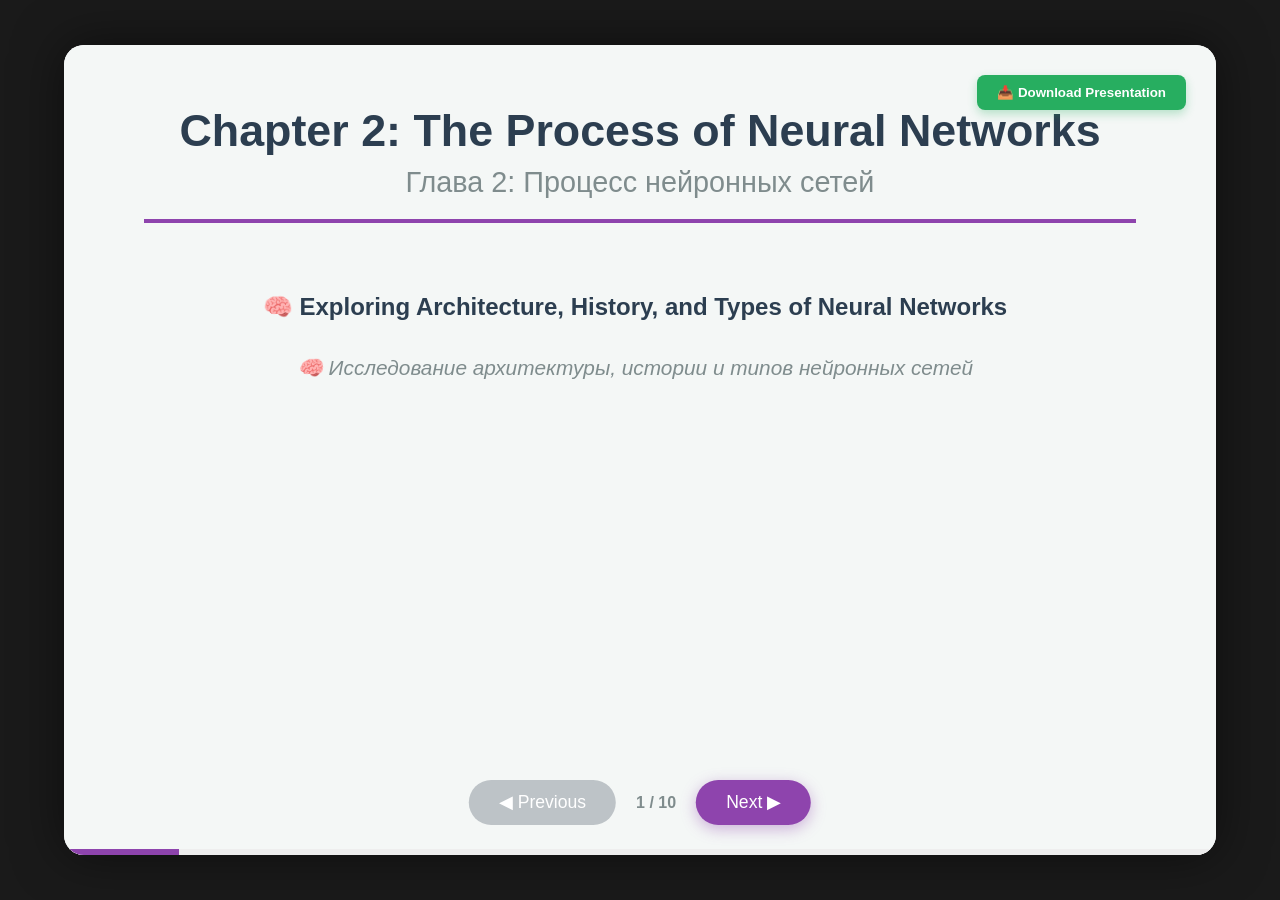
<file: SlideToEditable/uploads/ch2.html>
<!DOCTYPE html>
<html lang="en">
<head>
    <meta charset="UTF-8">
    <meta name="viewport" content="width=device-width, initial-scale=1.0">
    <title>Chapter 2: The Process of Neural Networks</title>
    <style>
        :root {
            --primary-color: #8e44ad;
            --secondary-color: #9b59b6;
            --accent-color: #f1c40f;
            --text-dark: #2c3e50;
            --text-light: #7f8c8d;
            --bg-gradient: linear-gradient(135deg, #2c3e50 0%, #4ca1af 100%);
        }

        * {
            margin: 0;
            padding: 0;
            box-sizing: border-box;
        }

        body {
            font-family: 'Segoe UI', Tahoma, Geneva, Verdana, sans-serif;
            background-color: #1a1a1a;
            height: 100vh;
            display: flex;
            justify-content: center;
            align-items: center;
            overflow: hidden;
        }

        .presentation-container {
            width: 90vw;
            height: 90vh; /* Fixed height for presentation feel */
            max-width: 1600px;
            aspect-ratio: 16/9;
            background: white;
            border-radius: 20px;
            box-shadow: 0 0 50px rgba(0,0,0,0.5);
            position: relative;
            overflow: hidden;
            display: flex;
            flex-direction: column;
        }

        .slide {
            display: none;
            flex-direction: column;
            width: 100%;
            height: 100%;
            padding: 60px 80px;
            background: #f4f7f6;
            animation: fadeIn 0.5s ease-in-out;
        }

        .slide.active {
            display: flex;
        }

        @keyframes fadeIn {
            from { opacity: 0; transform: scale(0.98); }
            to { opacity: 1; transform: scale(1); }
        }

        .header {
            text-align: center;
            margin-bottom: 40px;
            border-bottom: 4px solid var(--primary-color);
            padding-bottom: 20px;
        }

        .header h1 {
            color: var(--text-dark);
            font-size: 2.8em;
            margin-bottom: 10px;
        }

        .header h2 {
            color: var(--text-light);
            font-size: 1.8em;
            font-weight: 400;
        }

        .content-grid {
            display: grid;
            grid-template-columns: 1fr 1fr;
            gap: 30px;
            flex-grow: 1;
            overflow-y: auto;
            padding-right: 10px;
        }

        .card {
            background: white;
            border-radius: 12px;
            padding: 25px;
            box-shadow: 0 4px 15px rgba(0,0,0,0.05);
            border-left: 5px solid var(--primary-color);
            transition: transform 0.3s;
        }

        .card:hover {
            transform: translateY(-5px);
            box-shadow: 0 8px 25px rgba(0,0,0,0.1);
        }

        .card.full-width {
            grid-column: 1 / -1;
        }

        .en-text {
            color: var(--text-dark);
            font-size: 1.15em;
            line-height: 1.6;
            margin-bottom: 15px;
            font-weight: 600;
        }

        .ru-text {
            color: var(--text-light);
            font-size: 1.05em;
            line-height: 1.6;
            font-style: italic;
            border-top: 1px dashed #ddd;
            padding-top: 10px;
        }

        .highlight {
            color: var(--primary-color);
            font-weight: bold;
        }

        .controls {
            position: absolute;
            bottom: 30px;
            left: 50%;
            transform: translateX(-50%);
            display: flex;
            gap: 20px;
            align-items: center;
            z-index: 10;
        }

        .btn {
            background: var(--primary-color);
            color: white;
            border: none;
            padding: 12px 30px;
            font-size: 1.1em;
            border-radius: 50px;
            cursor: pointer;
            transition: all 0.3s;
            box-shadow: 0 4px 15px rgba(142, 68, 173, 0.4);
        }

        .btn:hover:not(:disabled) {
            background: var(--secondary-color);
            transform: translateY(-2px);
        }

        .btn:disabled {
            background: #bdc3c7;
            cursor: not-allowed;
            box-shadow: none;
        }

        .progress-container {
            position: absolute;
            bottom: 0;
            left: 0;
            width: 100%;
            height: 6px;
            background: #eee;
        }

        .progress-bar {
            height: 100%;
            background: var(--primary-color);
            width: 0%;
            transition: width 0.3s ease;
        }

        .download-btn {
            position: absolute;
            top: 30px;
            right: 30px;
            background: #27ae60;
            color: white;
            border: none;
            padding: 10px 20px;
            border-radius: 8px;
            cursor: pointer;
            font-weight: bold;
            z-index: 10;
            box-shadow: 0 4px 10px rgba(39, 174, 96, 0.3);
        }

        .download-btn:hover {
            background: #2ecc71;
        }

        ul {
            margin-left: 20px;
            margin-top: 10px;
        }
        li {
            margin-bottom: 8px;
            list-style-type: none;
            position: relative;
            padding-left: 20px;
        }
        li::before {
            content: "•";
            color: var(--primary-color);
            font-weight: bold;
            position: absolute;
            left: 0;
        }

        @media (max-width: 1000px) {
            .content-grid {
                grid-template-columns: 1fr;
            }
            .slide {
                padding: 40px;
            }
            .header h1 { font-size: 2em; }
            .header h2 { font-size: 1.4em; }
        }
    </style>
</head>
<body>

<div class="presentation-container">
    <button class="download-btn" onclick="downloadFile()">📥 Download Presentation</button>

    <!-- Slide 1: Title -->
    <div class="slide active">
        <div class="header">
            <h1>Chapter 2: The Process of Neural Networks</h1>
            <h2>Глава 2: Процесс нейронных сетей</h2>
        </div>
        <div class="content-grid">
            <div class="card full-width" style="text-align: center; border-left: none; background: transparent; box-shadow: none;">
                <p class="en-text" style="font-size: 1.5em;">🧠 Exploring Architecture, History, and Types of Neural Networks</p>
                <p class="ru-text" style="font-size: 1.3em; border: none;">🧠 Исследование архитектуры, истории и типов нейронных сетей</p>
            </div>
        </div>
    </div>

    <!-- Slide 2: Introduction to Neural Networks -->
    <div class="slide">
        <div class="header">
            <h1>Introduction to Neural Networks</h1>
            <h2>Введение в нейронные сети</h2>
        </div>
        <div class="content-grid">
            <div class="card">
                <p class="en-text"><span class="highlight">Definition:</span> Neural networks are very important for machines. A properly programmed neural network helps the machine think like a person and process information.</p>
                <p class="ru-text"><span class="highlight">Определение:</span> Нейронные сети очень важны для машин. Правильно запрограммированная сеть помогает машине думать как человек и обрабатывать информацию.</p>
            </div>
            <div class="card">
                <p class="en-text"><span class="highlight">Structure:</span> These networks are made out of layers. Each layer is made out of neurons that work together to solve problems.</p>
                <p class="ru-text"><span class="highlight">Структура:</span> Эти сети состоят из слоев. Каждый слой состоит из нейронов, которые работают вместе для решения задач.</p>
            </div>
            <div class="card full-width">
                <p class="en-text">💡 <span class="highlight">Key Concept:</span> Since neural networks help machines think like humans, machines with neural networks are capable of learning. Pattern recognition and data classification are key uses.</p>
                <p class="ru-text">💡 <span class="highlight">Ключевая концепция:</span> Поскольку сети помогают машинам думать как люди, машины с такими сетями способны учиться. Распознавание образов и классификация данных — ключевые применения.</p>
            </div>
        </div>
    </div>

    <!-- Slide 3: Historical Background -->
    <div class="slide">
        <div class="header">
            <h1>Historical Background</h1>
            <h2>Историческая справка</h2>
        </div>
        <div class="content-grid">
            <div class="card">
                <p class="en-text"><span class="highlight">Origins:</span> Neural networks existed before computers, but people lacked proficiency to use them. Recent advances in computer tech have fueled research.</p>
                <p class="ru-text"><span class="highlight">Истоки:</span> Нейросети существовали до компьютеров, но людям не хватало навыков для их использования. Недавний прогресс в компьютерных технологиях подстегнул исследования.</p>
            </div>
            <div class="card">
                <p class="en-text"><span class="highlight">1943 Milestone:</span> The first artificial neural network was made by Warren McCullough and Walter Pitts. Called the "McCullough-Pitts neurons".</p>
                <p class="ru-text"><span class="highlight">Веха 1943 года:</span> Первая искусственная нейронная сеть была создана Уорреном Маккалохом и Уолтером Питтсом. Называлась «нейроны Маккалоха-Питтса».</p>
            </div>
            <div class="card full-width">
                <p class="en-text">🧠 <span class="highlight">Analogy:</span> A computational distributed model made of simple parallel processors with tiny connections. Similar to the human brain's neurons interconnected via synapses.</p>
                <p class="ru-text">🧠 <span class="highlight">Аналогия:</span> Вычислительная распределенная модель из простых параллельных процессоров с крошечными связями. Похоже на нейроны человеческого мозга, соединенные синапсами.</p>
            </div>
        </div>
    </div>

    <!-- Slide 4: Types of Neural Networks (Overview) -->
    <div class="slide">
        <div class="header">
            <h1>Types of Neural Networks</h1>
            <h2>Типы нейронных сетей</h2>
        </div>
        <div class="content-grid">
            <div class="card full-width">
                <p class="en-text">There are several distinct architectures designed for different tasks:</p>
                <p class="ru-text">Существует несколько различных архитектур, разработанных для разных задач:</p>
                <ul>
                    <li class="en-text">1. Fully connected neural network</li>
                    <li class="ru-text">1. Полносвязная нейронная сеть</li>
                    <li class="en-text">2. Perceptrons</li>
                    <li class="ru-text">2. Персептроны</li>
                    <li class="en-text">3. Feed-forward Networks</li>
                    <li class="ru-text">3. Сети прямой передачи (Feed-forward)</li>
                    <li class="en-text">4. Convolutional neural networks (CNN)</li>
                    <li class="ru-text">4. Сверточные нейронные сети (CNN)</li>
                    <li class="en-text">5. Feedback networks</li>
                    <li class="ru-text">5. Сети с обратной связью</li>
                    <li class="en-text">6. Recurrent neural networks (RNN)</li>
                    <li class="ru-text">6. Рекуррентные нейронные сети (RNN)</li>
                    <li class="en-text">7. Generative adversarial network (GAN)</li>
                    <li class="ru-text">7. Генеративно-состязательные сети (GAN)</li>
                </ul>
            </div>
        </div>
    </div>

    <!-- Slide 5: Fully Connected & Perceptrons -->
    <div class="slide">
        <div class="header">
            <h1>Fully Connected & Perceptrons</h1>
            <h2>Полносвязные сети и Персептроны</h2>
        </div>
        <div class="content-grid">
            <div class="card">
                <p class="en-text"><span class="highlight">Fully Connected:</span> The most basic type. Composed of three layers: Input (engineer gives data), Hidden, and Output. Nodes dictate how input views data.</p>
                <p class="ru-text"><span class="highlight">Полносвязная:</span> Самый базовый тип. Состоит из трех слоев: Входной (инженер дает данные), Скрытый и Выходной. Узлы диктуют, как вход воспринимает данные.</p>
            </div>
            <div class="card">
                <p class="en-text"><span class="highlight">Perceptrons:</span> Coined in 1960 by Frank Rosenblatt. A McCullough-Pitts model assigned a preprocessing and fixed weight. Easier to use for pattern recognition.</p>
                <p class="ru-text"><span class="highlight">Персептроны:</span> Термин введен в 1960 году Фрэнком Розенблаттом. Модель Маккалоха-Питтса с предварительной обработкой и фиксированным весом. Проще использовать для распознавания образов.</p>
            </div>
        </div>
    </div>

    <!-- Slide 6: Feed-forward & CNN -->
    <div class="slide">
        <div class="header">
            <h1>Feed-forward & CNN</h1>
            <h2>Прямая передача и Сверточные сети</h2>
        </div>
        <div class="content-grid">
            <div class="card">
                <p class="en-text"><span class="highlight">Feed-forward:</span> Signals flow in one direction (input to output). No feedback loop. Simplest network, often used in pattern recognition.</p>
                <p class="ru-text"><span class="highlight">Прямая передача:</span> Сигналы текут в одном направлении (от входа к выходу). Без петли обратной связи. Простейшая сеть, часто используется для распознавания образов.</p>
            </div>
            <div class="card">
                <p class="en-text"><span class="highlight">Convolutional (CNN):</span> Similar to fully connected but views input as an image. Reduces instances in the dataset. Used by most deep learning programs.</p>
                <p class="ru-text"><span class="highlight">Сверточная (CNN):</span> Похожа на полносвязную, но рассматривает вход как изображение. Уменьшает количество экземпляров в наборе данных. Используется в большинстве программ глубокого обучения.</p>
            </div>
        </div>
    </div>

    <!-- Slide 7: Feedback & Recurrent (RNN) -->
    <div class="slide">
        <div class="header">
            <h1>Feedback & Recurrent Networks</h1>
            <h2>Сети с обратной связью и Рекуррентные</h2>
        </div>
        <div class="content-grid">
            <div class="card">
                <p class="en-text"><span class="highlight">Feedback Networks:</span> Signals flow in both directions, inducing a loop. Difficult to make but powerful. Functions in a state of equilibrium until changed.</p>
                <p class="ru-text"><span class="highlight">Сети с обратной связью:</span> Сигналы текут в обоих направлениях, создавая петлю. Сложны в создании, но мощны. Функционируют в состоянии равновесия до изменения.</p>
            </div>
            <div class="card">
                <p class="en-text"><span class="highlight">Recurrent (RNN):</span> Information always loops. Considers input and assesses what it has learned. Has short-term memory (can gain long-term with LSTM).</p>
                <p class="ru-text"><span class="highlight">Рекуррентные (RNN):</span> Информация всегда зацикливается. Учитывает вход и оценивает изученное. Имеет краткосрочную память (может получить долгосрочную с LSTM).</p>
            </div>
            <div class="card full-width">
                <p class="en-text">🔄 <span class="highlight">RNN vs Feed-forward:</span> Unlike feed-forward, RNN applies weight to both previous and current input data. Great for predicting sequences (e.g., text characters).</p>
                <p class="ru-text">🔄 <span class="highlight">RNN против Feed-forward:</span> В отличие от прямой передачи, RNN применяет вес как к предыдущим, так и к текущим входным данным. Отлично подходит для предсказания последовательностей (например, символов текста).</p>
            </div>
        </div>
    </div>

    <!-- Slide 8: Generative Adversarial Network (GAN) -->
    <div class="slide">
        <div class="header">
            <h1>Generative Adversarial Network (GAN)</h1>
            <h2>Генеративно-состязательная сеть (GAN)</h2>
        </div>
        <div class="content-grid">
            <div class="card">
                <p class="en-text"><span class="highlight">Concept:</span> Made of two networks pitted against each other (Adversarial). Can learn to mimic any distribution or dataset.</p>
                <p class="ru-text"><span class="highlight">Концепция:</span> Состоит из двух сетей, выставленных друг против друга (Состязательные). Может научиться имитировать любое распределение или набор данных.</p>
            </div>
            <div class="card">
                <p class="en-text"><span class="highlight">Components:</span> <br>1. <b>Generator:</b> Creates data instances.<br>2. <b>Discriminator:</b> Evaluates if instances are from training data or generated.</p>
                <p class="ru-text"><span class="highlight">Компоненты:</span> <br>1. <b>Генератор:</b> Создает экземпляры данных.<br>2. <b>Дискриминатор:</b> Оценивает, являются ли экземпляры из обучающих данных или сгенерированными.</p>
            </div>
            <div class="card full-width">
                <p class="en-text">🎨 <span class="highlight">Capability:</span> Can simultaneously process pictures, prose, speech, etc. Used to build something unique in many domains.</p>
                <p class="ru-text">🎨 <span class="highlight">Возможности:</span> Может одновременно обрабатывать картинки, прозу, речь и т.д. Используется для создания чего-то уникального во многих областях.</p>
            </div>
        </div>
    </div>

    <!-- Slide 9: Training the Neural Network -->
    <div class="slide">
        <div class="header">
            <h1>Training the Neural Network</h1>
            <h2>Обучение нейронной сети</h2>
        </div>
        <div class="content-grid">
            <div class="card full-width">
                <p class="en-text"><span class="highlight">Error Back-propagation:</span> The most positive method. Symmetrically adjusts weights of connections and neurons. If the system makes a mistake, it learns and gets closer to the solution.</p>
                <p class="ru-text"><span class="highlight">Обратное распространение ошибки:</span> Самый эффективный метод. Симметрично корректирует веса связей и нейронов. Если система ошибается, она учится и приближается к решению.</p>
            </div>
            <div class="card">
                <p class="en-text"><span class="highlight">Stage 1:</span> Forward Propagation. Data moves through the network to generate an output.</p>
                <p class="ru-text"><span class="highlight">Этап 1:</span> Прямое распространение. Данные движутся через сеть для генерации выхода.</p>
            </div>
            <div class="card">
                <p class="en-text"><span class="highlight">Stage 2:</span> Back Propagation. The error is calculated and sent back to adjust weights.</p>
                <p class="ru-text"><span class="highlight">Этап 2:</span> Обратное распространение. Ошибка вычисляется и отправляется назад для корректировки весов.</p>
            </div>
        </div>
    </div>

    <!-- Slide 10: Conclusion -->
    <div class="slide">
        <div class="header">
            <h1>Conclusion</h1>
            <h2>Заключение</h2>
        </div>
        <div class="content-grid">
            <div class="card full-width">
                <p class="en-text">🚀 <span class="highlight">Potential:</span> Neural networks are a very interesting field of study. They have a huge amount of potential to aid the creation of future developments in computer science.</p>
                <p class="ru-text">🚀 <span class="highlight">Потенциал:</span> Нейронные сети — очень интересная область изучения. Они имеют огромный потенциал для помощи в создании будущих разработок в компьютерных науках.</p>
            </div>
            <div class="card full-width">
                <p class="en-text">🤖 <span class="highlight">Structure:</span> In an Artificial Neural Network (ANN), neurons are mimicked by thousands (sometimes millions) of tiny processing units, all linked together.</p>
                <p class="ru-text">🤖 <span class="highlight">Структура:</span> В искусственной нейронной сети (ANN) нейроны имитируются тысячами (иногда миллионами) крошечных процессорных единиц, все связаны вместе.</p>
            </div>
        </div>
    </div>

    <div class="progress-container">
        <div class="progress-bar" id="progressBar"></div>
    </div>

    <div class="controls">
        <button class="btn" id="prevBtn" onclick="changeSlide(-1)">◀ Previous</button>
        <span style="color: #7f8c8d; font-weight: bold;" id="slideIndicator">1 / 10</span>
        <button class="btn" id="nextBtn" onclick="changeSlide(1)">Next ▶</button>
    </div>
</div>

<script>
    let currentSlide = 0;
    const slides = document.querySelectorAll('.slide');
    const totalSlides = slides.length;
    const prevBtn = document.getElementById('prevBtn');
    const nextBtn = document.getElementById('nextBtn');
    const slideIndicator = document.getElementById('slideIndicator');
    const progressBar = document.getElementById('progressBar');

    function updateSlide() {
        slides.forEach((slide, index) => {
            slide.classList.remove('active');
            if (index === currentSlide) {
                slide.classList.add('active');
            }
        });

        prevBtn.disabled = currentSlide === 0;
        nextBtn.disabled = currentSlide === totalSlides - 1;
        slideIndicator.textContent = `${currentSlide + 1} / ${totalSlides}`;
        progressBar.style.width = `${((currentSlide + 1) / totalSlides) * 100}%`;
    }

    function changeSlide(direction) {
        currentSlide += direction;
        if (currentSlide < 0) currentSlide = 0;
        if (currentSlide >= totalSlides) currentSlide = totalSlides - 1;
        updateSlide();
    }

    function downloadFile() {
        const htmlContent = document.documentElement.outerHTML;
        const blob = new Blob([htmlContent], { type: 'text/html' });
        const url = URL.createObjectURL(blob);
        const a = document.createElement('a');
        a.href = url;
        a.download = 'Chapter2_Neural_Networks_Presentation.html';
        document.body.appendChild(a);
        a.click();
        document.body.removeChild(a);
        URL.revokeObjectURL(url);
    }

    // Keyboard navigation
    document.addEventListener('keydown', function(event) {
        if (event.key === 'ArrowRight' || event.key === ' ') {
            changeSlide(1);
        } else if (event.key === 'ArrowLeft') {
            changeSlide(-1);
        }
    });

    // Initialize
    updateSlide();
</script>

</body>
</html>
</file>
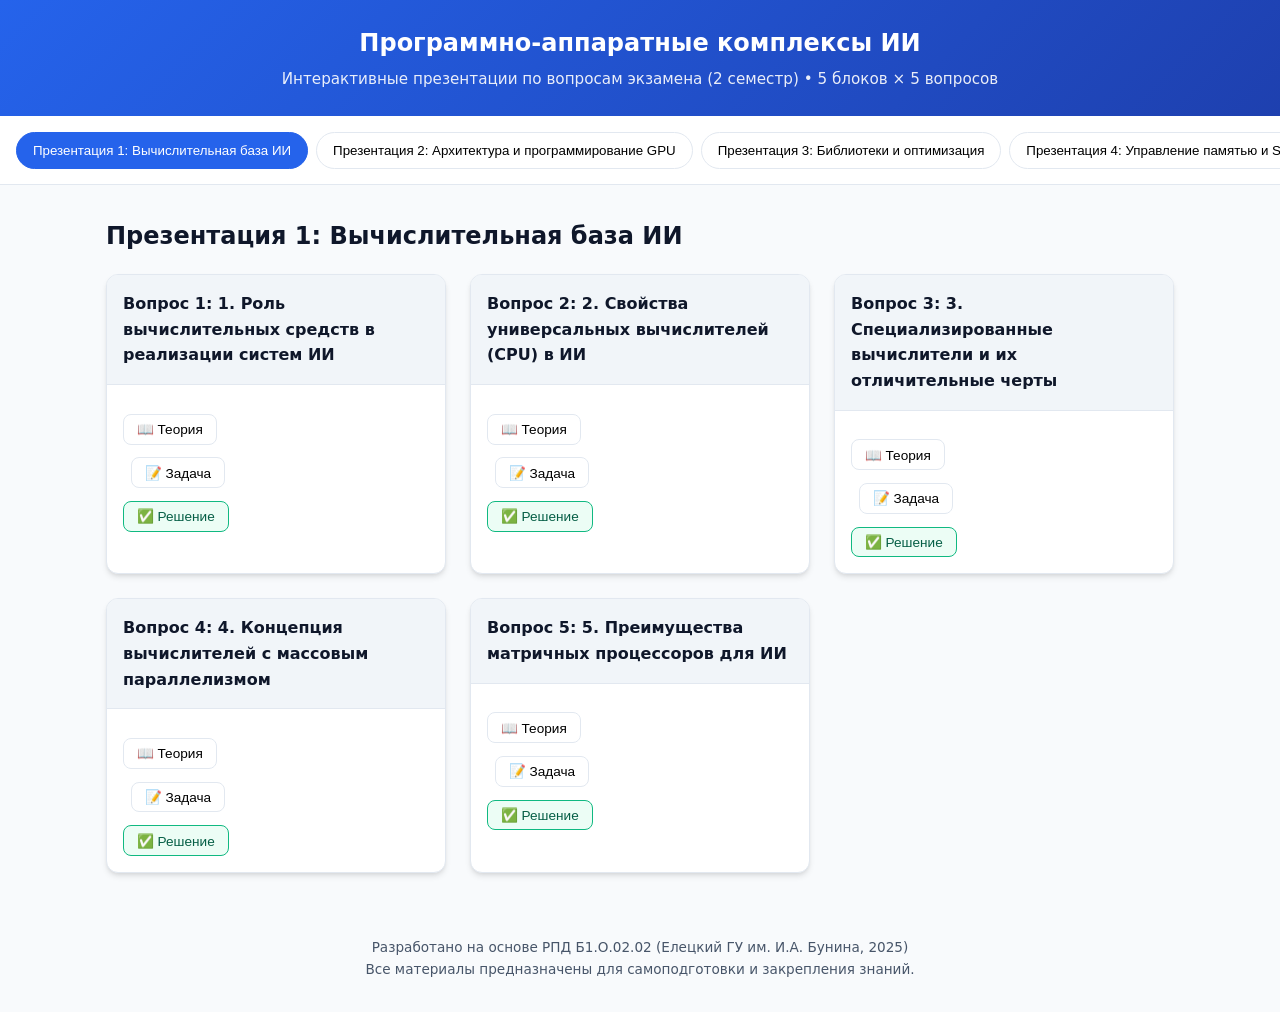
<file: SlideToEditable/uploads/GPU.html>
<!DOCTYPE html>
<html lang="ru">
<head>
<meta charset="UTF-8">
<meta name="viewport" content="width=device-width, initial-scale=1.0">
<title>Интерактивные презентации: Программно-аппаратные комплексы ИИ (2 семестр)</title>
<style>
  :root {
    --primary: #2563eb;
    --primary-dark: #1e40af;
    --bg: #f8fafc;
    --card-bg: #ffffff;
    --text: #0f172a;
    --text-muted: #475569;
    --border: #e2e8f0;
    --success: #10b981;
    --warning: #f59e0b;
    --shadow: 0 4px 6px -1px rgb(0 0 0 / 0.1), 0 2px 4px -2px rgb(0 0 0 / 0.1);
    --radius: 12px;
  }
  * { box-sizing: border-box; margin: 0; padding: 0; }
  body { font-family: system-ui, -apple-system, sans-serif; background: var(--bg); color: var(--text); line-height: 1.6; }
  header { background: linear-gradient(135deg, var(--primary), var(--primary-dark)); color: white; padding: 1.5rem; text-align: center; box-shadow: var(--shadow); }
  header h1 { font-size: 1.5rem; margin-bottom: 0.3rem; }
  header p { opacity: 0.9; font-size: 0.95rem; }
  nav { display: flex; gap: 0.5rem; padding: 1rem; overflow-x: auto; background: var(--card-bg); border-bottom: 1px solid var(--border); position: sticky; top: 0; z-index: 10; }
  nav button { padding: 0.6rem 1rem; border: 1px solid var(--border); background: white; border-radius: 20px; cursor: pointer; font-weight: 500; white-space: nowrap; transition: all 0.2s; }
  nav button.active { background: var(--primary); color: white; border-color: var(--primary); }
  main { max-width: 1100px; margin: 2rem auto; padding: 0 1rem; }
  .presentation { display: none; animation: fadeIn 0.4s ease; }
  .presentation.active { display: block; }
  @keyframes fadeIn { from { opacity: 0; transform: translateY(10px); } to { opacity: 1; transform: translateY(0); } }
  .q-grid { display: grid; gap: 1.5rem; grid-template-columns: repeat(auto-fit, minmax(320px, 1fr)); }
  .card { background: var(--card-bg); border-radius: var(--radius); box-shadow: var(--shadow); overflow: hidden; border: 1px solid var(--border); }
  .card-header { padding: 1rem; background: #f1f5f9; border-bottom: 1px solid var(--border); font-weight: 600; display: flex; justify-content: space-between; align-items: center; }
  .card-body { padding: 1rem; }
  .toggle-btn { background: none; border: 1px solid var(--border); padding: 0.4rem 0.8rem; border-radius: 8px; cursor: pointer; font-size: 0.85rem; margin-top: 0.8rem; transition: all 0.2s; }
  .toggle-btn:hover { background: #e2e8f0; }
  .content-block { max-height: 0; overflow: hidden; transition: max-height 0.3s ease; }
  .content-block.open { max-height: 800px; }
  .section-title { font-weight: 600; margin: 0.8rem 0 0.4rem; color: var(--primary-dark); }
  .solution { background: #ecfdf5; padding: 0.8rem; border-radius: 8px; margin-top: 0.5rem; border-left: 3px solid var(--success); }
  footer { text-align: center; padding: 2rem; color: var(--text-muted); font-size: 0.85rem; }
  @media (max-width: 600px) { .q-grid { grid-template-columns: 1fr; } }
</style>
</head>
<body>
<header>
  <h1>Программно-аппаратные комплексы ИИ</h1>
  <p>Интерактивные презентации по вопросам экзамена (2 семестр) • 5 блоков × 5 вопросов</p>
</header>

<nav id="nav">
  <button class="active" data-pres="1">Презентация 1: Вычислительная база ИИ</button>
  <button data-pres="2">Презентация 2: Архитектура и программирование GPU</button>
  <button data-pres="3">Презентация 3: Библиотеки и оптимизация</button>
  <button data-pres="4">Презентация 4: Управление памятью и SIMT</button>
  <button data-pres="5">Презентация 5: Системная интеграция и перспективы</button>
</nav>

<main id="main"></main>

<footer>
  Разработано на основе РПД Б1.О.02.02 (Елецкий ГУ им. И.А. Бунина, 2025)<br>
  Все материалы предназначены для самоподготовки и закрепления знаний.
</footer>

<script>
const data = [
  {
    id: 1, title: "Презентация 1: Вычислительная база ИИ",
    questions: [
      { q: "1. Роль вычислительных средств в реализации систем ИИ", theory: "ИИ-модели требуют обработки огромных объёмов данных. Вычислительные средства определяют скорость обучения, качество инференса и масштабируемость. Современные системы ИИ переходят от CPU к GPU/TPU из-за массового параллелизма матричных операций.", task: "Оцените, почему обучение Transformer-модели на CPU займёт в десятки раз больше времени, чем на GPU.", solution: "Transformer содержит операции внимания и умножения матриц (GEMM), которые имеют сложность O(N²). CPU оптимизирован для последовательных операций и ветвлений, а GPU содержит тысячи ядер, способных выполнять матричные операции одновременно. При размере батча 1024 и длине последовательности 512, GPU достигает ускорения в 30–50× за счёт параллелизма и высокой пропускной способности памяти." },
      { q: "2. Свойства универсальных вычислителей (CPU) в ИИ", theory: "CPU обеспечивает высокую гибкость, поддерживает сложные ветвления, управление памятью и последовательную логику. Подходит для предобработки данных, инференса лёгких моделей и управления рабочим процессом.", task: "Определите, при каких сценариях CPU остаётся предпочтительным решением для задач ИИ.", solution: "1) Работа с разреженными графами и динамическими структурами данных. 2) Предобработка текста/аудио, где важны последовательные алгоритмы. 3) Инференс на edge-устройствах с ограниченным энергопотреблением. 4) Координация распределённого обучения (orchestration)." },
      { q: "3. Специализированные вычислители и их отличительные черты", theory: "TPU, NPU, VPU и AI-ускорители оптимизированы под тензорные операции, низкую точность (INT8/FP16) и энергоэффективность. Имеют фиксированные конвейеры и минимум логики ветвления.", task: "Сравните NPU и GPU для задачи детекции объектов на видеопотоке в реальном времени.", solution: "GPU даёт высокую точность и гибкость (поддержка разных фреймворков), но потребляет больше энергии. NPU спроектирован под инференс с фиксированной точностью, обеспечивает стабильную задержку <10 мс и низкое тепловыделение, что критично для embedded-систем и IoT-камер." },
      { q: "4. Концепция вычислителей с массовым параллелизмом", theory: "Основана на модели SIMD/SIMT: одна инструкция выполняется над множеством потоков/данных. Практически реализуется в GPU-кластерах, суперкомпьютерах и распределённых системах обучения.", task: "Разработайте концепцию параллельной свёртки массива из 10⁸ элементов на GPU.", solution: "1) Разбить массив на блоки по 256 потоков. 2) В каждом потоке читать элемент и записывать в локальную память. 3) Использовать tree-based reduction: пары потоков суммируют результаты в общей памяти. 4) Повторять log₂(N) шагов. Итог: сложность O(log N) вместо O(N)." },
      { q: "5. Преимущества матричных процессоров для ИИ", theory: "Матричные процессоры (TPU, матричные ускорители) используют систолические массивы: данные протекают через фиксированную сетку вычислительных ячеек, минимизируя обращения к памяти.", task: "Объясните, почему систолический массив ускоряет умножение матриц по сравнению со скалярным процессором.", solution: "В скалярном процессоре каждая операция требует загрузки из памяти и записи результата. В систолическом массиве данные поступают потоком, умножаются и накапливаются внутри массива без промежуточной записи. Пропускная способность ограничена тактовой частотой, а не шиной памяти, что даёт ускорение в 10–100× для GEMM." }
    ]
  },
  {
    id: 2, title: "Презентация 2: Архитектура и программирование GPU",
    questions: [
      { q: "6. Нейроморфные процессоры: архитектура и применение", theory: "Моделируют биологические нейронные сети через импульсные нейроны (SNN). Используют событийную логику, асинхронные вычисления и сверхнизкое энергопотребление.", task: "Опишите, как нейроморфный чип обрабатывает сигнал от камеры событийного типа (DVS).", solution: "DVS генерирует импульсы только при изменении освещённости. Нейроморфный процессор принимает эти импульсы как входные спайки, обрабатывает их через мембранную модель нейрона и формирует выходные спайки. Отсутствие тактового сигнала и статической памяти снижает энергопотребление на 2–3 порядка по сравнению с классическими GPU." },
      { q: "7. Эффективность GPU для параллельных вычислений в ИИ", theory: "GPU обладает высокой пропускной способностью памяти (HBM/GDDR6), тысячами вычислительных ядер и специализированными тензорными ядрами. Оптимален для data-parallel задач.", task: "Рассчитайте, является ли операция свёртки 3×3 на изображении 4K memory-bound или compute-bound.", solution: "Для одного выхода требуется 9 чтений и 1 запись. При FP32 это ~40 байт на 1 операцию с плавающей точкой. Если соотношение байт/операция > 10–15, задача memory-bound. Свёртка обычно memory-bound, поэтому оптимизация достигается через shared memory и свёрточные ядра с минимизацией глобальных обращений." },
      { q: "8. Сравнение OpenCL и CUDA", theory: "CUDA – проприетарный стек NVIDIA, максимальная производительность, экосистема библиотек. OpenCL – кроссплатформенный стандарт, работает на AMD/Intel/CPU, но сложнее в отладке и оптимизации.", task: "Выберите платформу для лаборатории, где используются GPU NVIDIA и AMD.", solution: "Для прототипирования и кросс-совместимости: OpenCL или SYCL. Для production-обучения нейросетей и использования cuDNN/cuBLAS: CUDA. Решение: гибридный стек (OpenCL для универсальных задач, CUDA для ИИ-пайплайнов) или переход на ROCm/SYCL при миграции." },
      { q: "9. Kernel-based программирование", theory: "Ядро (kernel) – функция, выполняемая на устройстве. Запускается в иерархии: grid → block → thread. Позволяет явно управлять параллелизмом.", task: "Напишите концептуальный CUDA-код для поэлементного сложения двух векторов.", solution: "__global__ void vecAdd(float* A, float* B, float* C, int n) {\n  int i = blockIdx.x * blockDim.x + threadIdx.x;\n  if (i < n) C[i] = A[i] + B[i];\n}\n// Запуск: vecAdd<<<(n+255)/256, 256>>>(d_A, d_B, d_C, n);\nОбъяснение: Каждый поток обрабатывает один индекс, проверка границы предотвращает выход за массив." },
      { q: "10. Программные стеки параллельных вычислений", theory: "Стек включает: драйвер устройства → runtime (CUDA/OpenCL) → библиотеки (cuBLAS, MKL) → фреймворки (PyTorch, TensorFlow). Каждый уровень абстрагирует низкоуровневую оптимизацию.", task: "Проследите путь выполнения операции torch.matmul() до GPU.", solution: "1) PyTorch вызывает ATen-обёртку. 2) ATen формирует дескрипторы тензоров. 3) Вызывается cuBLAS/cuDNN через CUDA driver API. 4) Компилятор PTX → SASS (бинарный код для конкретной архитектуры). 5) Драйвер загружает бинарник в VRAM и запускает kernel." }
    ]
  },
  {
    id: 3, title: "Презентация 3: Библиотеки и оптимизация",
    questions: [
      { q: "11. Популярные библиотеки для параллельных вычислений", theory: "cuBLAS (линейная алгебра), cuDNN (нейросети), OpenMPI (распределённые вычисления), oneMKL (кроссплатформенная математика). Ускоряют типовые операции в 10–100×.", task: "Обоснуйте выбор библиотек для обучения ResNet-50 на кластере GPU.", solution: "cuDNN для свёрток и пулинга, cuBLAS для полносвязных слоёв, NCCL для AllReduce между узлами, PyTorch Distributed для оркестрации. Такой стек обеспечивает максимальную утилизацию Tensor Cores и минимизирует накладные расходы на синхронизацию." },
      { q: "12. Ускорение ML специализированным оборудованием", theory: "ASIC/TPU, FPGA и Tensor Cores позволяют выполнять операции с пониженной точностью (FP16, INT8, BF16) с аппаратным масштабированием и конвейеризацией.", task: "Оцените выигрыш от перехода с FP32 на INT8 при инференсе BERT.", solution: "INT8 уменьшает объём памяти в 4×, пропускная способность Tensor Cores увеличивается в 2–3×. Точность падает <1% при Quantization-Aware Training. Итог: ускорение инференса в 2.5–4× при снижении энергопотребления на ~30%." },
      { q: "13. Преимущества GPU перед CPU для задач ML", theory: "Массовый параллелизм, высокая пропускная способность памяти, аппаратные матричные ускорители, оптимизированные драйверы и экосистема фреймворков.", task: "Проведите мысленный бенчмарк: инференс LSTM vs Transformer на CPU и GPU.", solution: "LSTM имеет последовательную зависимость, поэтому ускорение на GPU умеренное (2–5×). Transformer полностью параллелизуем по токенам и головам внимания, ускорение достигает 15–30×. Вывод: GPU наиболее эффективен для архитектур с data-level parallelism." },
      { q: "14. Архитектура современных GPU", theory: "Состоит из Streaming Multiprocessors (SM), каждый содержит CUDA-ядра, Tensor Cores, shared memory, регистровые файлы. Соединяются через NVLink/HBM2e.", task: "Объясните, как SM скрывает задержку доступа к памяти.", solution: "Каждый SM поддерживает сотни активных warps. Когда один warp ожидает данные из глобальной памяти, планировщик мгновенно переключается на другой готовый warp. Это latency hiding достигается за счёт избыточного параллелизма и быстрой смены контекста внутри SM." },
      { q: "15. Трудности разработки ПО для GPU", theory: "Сложность отладки, управление памятью, синхронизация потоков, оптимизация occupancy, аппаратные ограничения (размер shared memory, лимит регистров).", task: "Найдите причину падения производительности при использовании атомарных операций в kernel.", solution: "Атомарные операции (atomicAdd) сериализуют доступ к памяти, превращая параллельный код в последовательный. Решение: использовать приватные аккумуляторы в регистрах/shared memory, а затем выполнять атомарное сложение один раз на блок/поток." }
    ]
  },
  {
    id: 4, title: "Презентация 4: Управление памятью и SIMT",
    questions: [
      { q: "16. Функции cuDNN и cuBLAS", theory: "cuDNN оптимизирует свёртки, пулинг, RNN, нормализацию. cuBLAS реализует BLAS-уровни 1–3 (векторы, матрицы, GEMM). Обе используют Tensor Cores.", task: "Покажите, как cuDNN ускоряет прямое распространение свёрточного слоя.", solution: "1) Выбирает оптимальный алгоритм (имплицитный GEMM, FFT, Winograd) через автопоиск. 2) Формирует дескрипторы тензоров. 3) Запускает оптимизированный kernel с минимизацией bank conflicts в shared memory. 4) Возвращает результат через асинхронные очереди." },
      { q: "17. Распределение нагрузки между ядрами GPU", theory: "Зависит от grid/block size, occupancy, выравнивания по warp (32 потока), использования streams для асинхронности.", task: "Подберите размер блока для матричного умножения 4096×4096.", solution: "Оптимально: blockDim = (16, 16) или (32, 8). Оба дают 256 потоков/блок. Кратность 32 гарантирует полный warp. Обеспечивает высокую occupancy (~75%) и минимизирует регистровое давление." },
      { q: "18. Концепция SIMT и воплощение в GPU", theory: "Single Instruction, Multiple Threads: один warp (32 потока) выполняет одну инструкцию. Если потоки ветвятся, происходит serial execution (divergence).", task: "Продемонстрируйте влияние branch divergence на производительность.", solution: "Код: if (threadIdx.x < 16) { A = B * 2; } else { A = B + 2; }\nПервые 16 потоков выполнят умножение, остальные ждут. Затем выполнят сложение. Производительность падает в 2×. Решение: restructuring логики, использование warp-level primitives или маскирование." },
      { q: "19. Управление памятью в параллельных вычислениях", theory: "Иерархия: регистры → shared memory → constant/texture → global (VRAM). Ключ к оптимизации: coalesced access и тилирование.", task: "Оптимизируйте чтение матрицы из глобальной памяти в kernel.", solution: "1) Выровнить данные по 128 байт. 2) Использовать shared memory для загрузки подблока (tiling). 3) Читать последовательно (stride=1) для коалесцирования. 4) Избегать bank conflicts через padding. Результат: снижение latency на 60–80%." },
      { q: "20. Повышение эффективности параллельного программирования", theory: "Kernel fusion, mixed precision, asynchronous copy, profiling (Nsight), устранение false sharing, использование Tensor Cores.", task: "Предложите план профилирования медленного kernel.", solution: "1) Запустить Nsight Compute. 2) Проверить: occupancy, memory throughput, warp stall reasons. 3) Если memory-bound → tiled load, coalescing. 4) Если compute-bound → Tensor Cores, FP16/BF16. 5) Fusion смежных kernel'ов для снижения overhead запуска." }
    ]
  },
  {
    id: 5, title: "Презентация 5: Системная интеграция и перспективы",
    questions: [
      { q: "21. Взаимодействие CPU и GPU в единой системе", theory: "Обмен через PCIe/NVLink. Host управляет памятью, запускает kernels, обрабатывает последовательную логику. Device выполняет массовые вычисления.", task: "Спроектируйте pipeline для real-time инференса видеоаналитики.", solution: "1) CPU захватывает кадр → pinned memory. 2) Асинхронный cudaMemcpyAsync в VRAM. 3) GPU запускает inference kernel. 4) Результат копируется обратно. 5) CPU пост-обрабатывает и выводит. Использование streams и CUDA events минимизирует простои." },
      { q: "22. Факторы выбора CPU vs GPU для задач ИИ", theory: "Зависит от: размера данных, параллелизма, бюджета, энергопотребления, задержки, экосистемы фреймворков.", task: "Составьте матрицу выбора для edge-дрона и облачного дата-центра.", solution: "Edge-дрон: CPU/NPU (низкое энергопотребление, детерминированная задержка, ограниченная масса). Дата-центр: GPU/TPU кластер (высокая пропускная способность, масштабируемость, обучение больших моделей). Критерии: FLOPS/W, latency, cost/training hour." },
      { q: "23. Ограничения GPU и пути обхода", theory: "Лимит VRAM, PCIe bottleneck, single precision overhead, тепловыделение, сложность отладки.", task: "Как решить OOM-ошибку при обучении LLM на одной GPU?", solution: "1) Gradient Checkpointing (trade-off memory/compute). 2) Mixed Precision (FP16/BF16). 3) ZeRO-optimization (partition optimizer states). 4) Data/Model Parallelism. 5) Offload в CPU RAM (DeepSpeed). Комбинация снижает потребление VRAM на 60–80%." },
      { q: "24. Потенциал FPGA в системах ИИ", theory: "Программируемые логические матрицы позволяют создавать кастомные конвейеры, обеспечивают низкую детерминированную задержку, энергоэффективность, аппаратную безопасность.", task: "Сравните FPGA и GPU для потоковой обработки финансовых сигналов.", solution: "FPGA: задержка <1 мкс, фиксированная пропускная способность, низкое энергопотребление, сложность разработки (HLS/Verilog). GPU: задержка ~0.1–1 мс, гибкость, высокая пиковая производительность, но джиттер из-за ОС и планировщика. Для HFT предпочтительнее FPGA." },
      { q: "25. Перспективные направления развития вычислительной техники для ИИ", theory: "Оптические нейросети, 3D-стекирование памяти (HBM4), квантово-классические гибриды, нейроморфные чипы 2-го поколения, фотонные интерконнекты.", task: "Оцените влияние оптических вычислений на энергоэффективность ИИ.", solution: "Оптические матричные умножения выполняются за счёт интерференции света, потребляя ~фДж/операцию против ~пДж у CMOS. Это снижает тепловыделение на 2–3 порядка и позволяет создавать системы с эксафлопсной производительностью без криогенного охлаждения. Основной барьер: точность и интеграция с классической логикой." }
    ]
  }
];

const main = document.getElementById('main');
const nav = document.getElementById('nav');

function renderPresentations() {
  data.forEach(p => {
    const pres = document.createElement('div');
    pres.className = 'presentation';
    pres.id = `pres${p.id}`;
    if(p.id === 1) pres.classList.add('active');
    
    let html = `<h2 style="margin-bottom:1.2rem; color:#0f172a;">${p.title}</h2><div class="q-grid">`;
    p.questions.forEach((item, idx) => {
      html += `
      <div class="card">
        <div class="card-header">Вопрос ${idx+1}: ${item.q}</div>
        <div class="card-body">
          <button class="toggle-btn" onclick="toggle('theory-${p.id}-${idx}')">📖 Теория</button>
          <div id="theory-${p.id}-${idx}" class="content-block">
            <div class="section-title">Конспект:</div>
            <p>${item.theory.replace(/\n/g, '<br>')}</p>
          </div>
          <button class="toggle-btn" style="margin-left:0.5rem;" onclick="toggle('task-${p.id}-${idx}')">📝 Задача</button>
          <div id="task-${p.id}-${idx}" class="content-block">
            <div class="section-title">Практическое задание:</div>
            <p style="font-style:italic; background:#f8fafc; padding:0.6rem; border-radius:6px; border:1px dashed #cbd5e1;">${item.task}</p>
          </div>
          <button class="toggle-btn" style="background:#ecfdf5; border-color:#10b981; color:#065f46;" onclick="toggle('sol-${p.id}-${idx}')">✅ Решение</button>
          <div id="sol-${p.id}-${idx}" class="content-block">
            <div class="solution">${item.solution.replace(/\n/g, '<br>')}</div>
          </div>
        </div>
      </div>`;
    });
    html += '</div>';
    pres.innerHTML = html;
    main.appendChild(pres);
  });
}

function toggle(id) {
  const el = document.getElementById(id);
  el.classList.toggle('open');
}

nav.addEventListener('click', e => {
  if(e.target.tagName !== 'BUTTON') return;
  const presId = e.target.dataset.pres;
  document.querySelectorAll('.presentation').forEach(p => p.classList.remove('active'));
  document.getElementById(`pres${presId}`).classList.add('active');
  document.querySelectorAll('nav button').forEach(b => b.classList.remove('active'));
  e.target.classList.add('active');
});

renderPresentations();
</script>
</body>
</html>
</file>
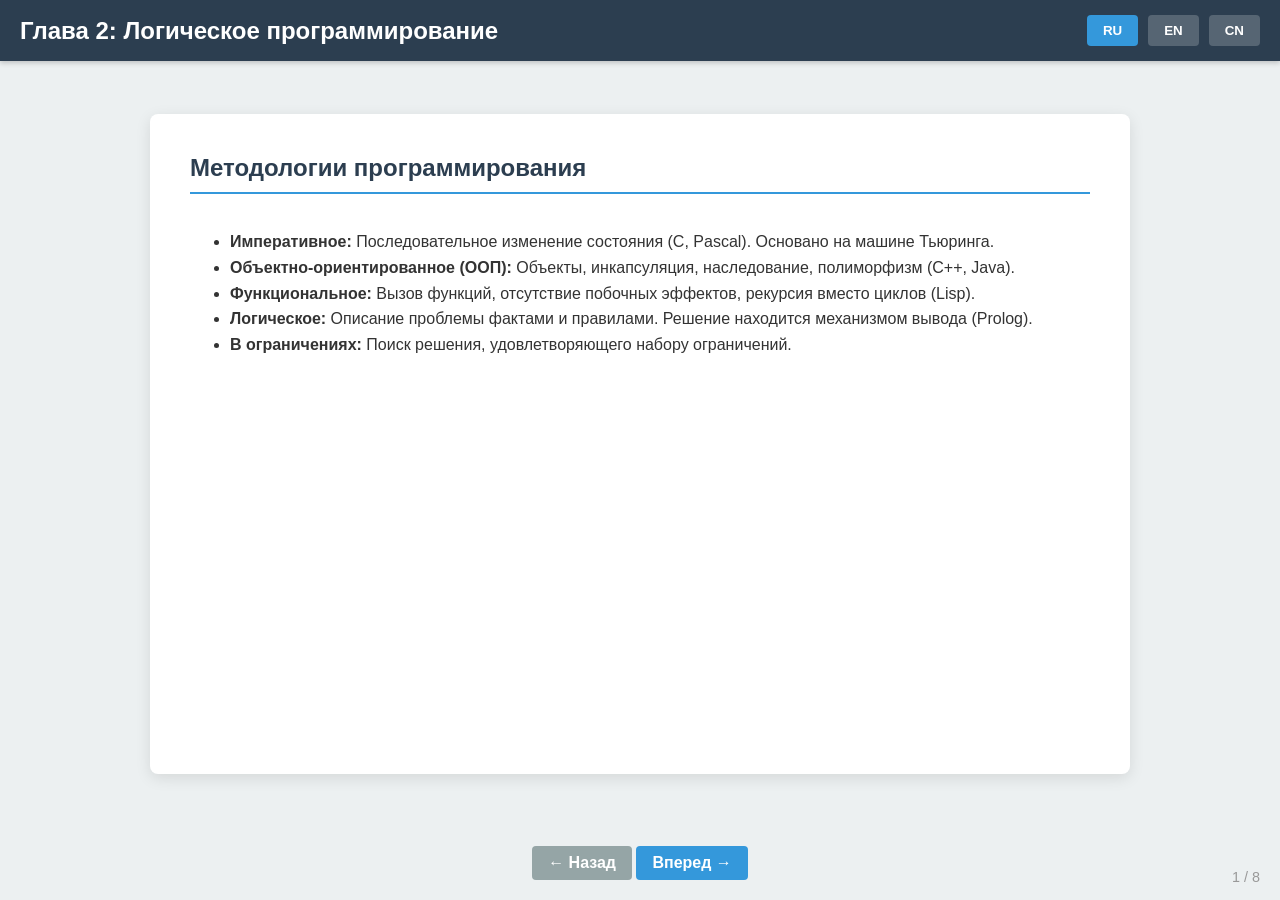
<file: SlideToEditable/uploads/Logic_programming.html>
<!DOCTYPE html>
<html lang="ru">
<head>
    <meta charset="UTF-8">
    <meta name="viewport" content="width=device-width, initial-scale=1.0">
    <title>Глава 2: Логическое программирование</title>
    <style>
        :root {
            --primary-color: #2c3e50;
            --accent-color: #3498db;
            --bg-color: #ecf0f1;
            --text-color: #333;
            --slide-bg: #ffffff;
        }

        body {
            font-family: 'Segoe UI', Tahoma, Geneva, Verdana, sans-serif;
            background-color: var(--bg-color);
            color: var(--text-color);
            margin: 0;
            display: flex;
            flex-direction: column;
            height: 100vh;
            overflow: hidden;
        }

        /* Header & Controls */
        header {
            background-color: var(--primary-color);
            color: white;
            padding: 15px 20px;
            display: flex;
            justify-content: space-between;
            align-items: center;
            box-shadow: 0 2px 5px rgba(0,0,0,0.2);
        }

        h1 {
            margin: 0;
            font-size: 1.5rem;
        }

        .controls {
            display: flex;
            gap: 10px;
        }

        button {
            padding: 8px 16px;
            border: none;
            border-radius: 4px;
            cursor: pointer;
            font-weight: bold;
            transition: background 0.3s;
        }

        .lang-btn {
            background-color: rgba(255,255,255,0.2);
            color: white;
        }

        .lang-btn.active {
            background-color: var(--accent-color);
        }

        .nav-btn {
            background-color: var(--accent-color);
            color: white;
            font-size: 1rem;
        }

        .nav-btn:disabled {
            background-color: #95a5a6;
            cursor: not-allowed;
        }

        /* Slide Container */
        #presentation-container {
            flex: 1;
            display: flex;
            justify-content: center;
            align-items: center;
            padding: 20px;
            overflow: hidden;
        }

        .slide {
            background-color: var(--slide-bg);
            width: 100%;
            max-width: 900px; /* Optimal for laptops/desktops */
            height: 80%;
            max-height: 600px;
            border-radius: 8px;
            box-shadow: 0 4px 15px rgba(0,0,0,0.1);
            padding: 40px;
            display: none; /* Hidden by default */
            flex-direction: column;
            overflow-y: auto;
            animation: fadeIn 0.5s ease;
        }

        .slide.active {
            display: flex;
        }

        .slide h2 {
            color: var(--primary-color);
            border-bottom: 2px solid var(--accent-color);
            padding-bottom: 10px;
            margin-top: 0;
        }

        .slide ul {
            line-height: 1.6;
        }

        .slide code {
            background-color: #f4f4f4;
            padding: 2px 5px;
            border-radius: 3px;
            color: #c7254e;
            font-family: 'Courier New', Courier, monospace;
        }

        .slide-number {
            position: absolute;
            bottom: 15px;
            right: 20px;
            color: #999;
            font-size: 0.9rem;
        }

        @keyframes fadeIn {
            from { opacity: 0; transform: translateY(10px); }
            to { opacity: 1; transform: translateY(0); }
        }

        /* Responsive adjustments */
        @media (max-width: 768px) {
            .slide {
                height: 90%;
                padding: 20px;
            }
            h1 { font-size: 1.2rem; }
        }
    </style>
</head>
<body>

<header>
    <h1 id="header-title">Глава 2: Логическое программирование</h1>
    <div class="controls">
        <button class="lang-btn active" onclick="setLanguage('ru')">RU</button>
        <button class="lang-btn" onclick="setLanguage('en')">EN</button>
        <button class="lang-btn" onclick="setLanguage('cn')">CN</button>
    </div>
</header>

<div id="presentation-container">
    <!-- Slide 1 -->
    <div class="slide active" id="slide-1">
        <h2 data-key="s1_title">Методологии программирования</h2>
        <ul>
            <li data-key="s1_p1"><strong>Императивное:</strong> Последовательное изменение состояния (C, Pascal). Основано на машине Тьюринга.</li>
            <li data-key="s1_p2"><strong>Объектно-ориентированное (ООП):</strong> Объекты, инкапсуляция, наследование, полиморфизм (C++, Java).</li>
            <li data-key="s1_p3"><strong>Функциональное:</strong> Вызов функций, отсутствие побочных эффектов, рекурсия вместо циклов (Lisp).</li>
            <li data-key="s1_p4"><strong>Логическое:</strong> Описание проблемы фактами и правилами. Решение находится механизмом вывода (Prolog).</li>
            <li data-key="s1_p5"><strong>В ограничениях:</strong> Поиск решения, удовлетворяющего набору ограничений.</li>
        </ul>
        <div class="slide-number">1 / 8</div>
    </div>

    <!-- Slide 2 -->
    <div class="slide" id="slide-2">
        <h2 data-key="s2_title">Основы логического программирования</h2>
        <p data-key="s2_text1">Программа содержит описание проблемы, а не алгоритм решения.</p>
        <ul>
            <li data-key="s2_p1"><strong>Факты:</strong> Аксиомы (например, <code>father(bob).</code>).</li>
            <li data-key="s2_p2"><strong>Правила:</strong> Дизъюнкты Хорна (например, <code>man(X) :- father(X).</code>).</li>
            <li data-key="s2_p3"><strong>Цели (Запросы):</strong> Утверждения, истинность которых нужно доказать.</li>
        </ul>
        <p data-key="s2_text2">Язык Prolog использует <strong>унификацию</strong> (сопоставление термов) и <strong>резолюцию</strong> (правило логического вывода).</p>
        <div class="slide-number">2 / 8</div>
    </div>

    <!-- Slide 3 -->
    <div class="slide" id="slide-3">
        <h2 data-key="s3_title">Процесс логического вывода в Prolog</h2>
        <ul>
            <li data-key="s3_p1"><strong>Прямой вывод (Forward Chaining):</strong> От фактов к цели. Эффективен при большом числе ответов.</li>
            <li data-key="s3_p2"><strong>Обратный вывод (Backward Chaining):</strong> От цели к фактам. Стандарт для Prolog.</li>
            <li data-key="s3_p3"><strong>Поиск в глубину:</strong> Prolog пытается доказать первую подцель полностью, прежде чем перейти к следующей.</li>
            <li data-key="s3_p4"><strong>Бэктрекинг (Откат):</strong> Если подцель не доказана, система возвращается назад и ищет альтернативное решение.</li>
        </ul>
        <div class="slide-number">3 / 8</div>
    </div>

    <!-- Slide 4 -->
    <div class="slide" id="slide-4">
        <h2 data-key="s4_title">Структура программы на Prolog</h2>
        <ul>
            <li data-key="s4_p1"><code>domains</code>: Описание типов данных (доменов).</li>
            <li data-key="s4_p2"><code>database</code>: Динамическая база данных (факты, изменяемые во время работы).</li>
            <li data-key="s4_p3"><code>predicates</code>: Описание предикатов (имя и типы аргументов).</li>
            <li data-key="s4_p4"><code>clauses</code>: Факты и правила программы.</li>
            <li data-key="s4_p5"><code>goal</code>: Внутренняя цель программы (точка входа).</li>
        </ul>
        <div class="slide-number">4 / 8</div>
    </div>

    <!-- Slide 5 -->
    <div class="slide" id="slide-5">
        <h2 data-key="s5_title">Организация повторений</h2>
        <p data-key="s5_text1">В Prolog нет циклов в традиционном понимании.</p>
        <ul>
            <li data-key="s5_p1"><strong>Рекурсия:</strong> Правило вызывает само себя. Требует условия выхода.</li>
            <li data-key="s5_p2"><strong>Метод отката (Fail):</strong> Использование предиката <code>fail</code> для принудительного возврата и поиска следующего решения.</li>
            <li data-key="s5_p3"><strong>Отсечение (Cut, !):</strong> Запрещает откат к предыдущим точкам выбора. Оптимизирует поиск и фиксирует выбор.</li>
        </ul>
        <div class="slide-number">5 / 8</div>
    </div>

    <!-- Slide 6 -->
    <div class="slide" id="slide-6">
        <h2 data-key="s6_title">Списки и Строки</h2>
        <h3 data-key="s6_h3_lists">Списки</h3>
        <ul>
            <li data-key="s6_p1">Упорядоченный набор объектов: <code>[Head | Tail]</code>.</li>
            <li data-key="s6_p2">Операции: поиск, слияние (<code>append</code>), сортировка.</li>
        </ul>
        <h3 data-key="s6_h3_strings">Строки</h3>
        <ul>
            <li data-key="s6_p3">Набор символов в двойных кавычках.</li>
            <li data-key="s6_p4">Операции: длина (<code>str_len</code>), конкатенация (<code>concat</code>), подстроки.</li>
        </ul>
        <div class="slide-number">6 / 8</div>
    </div>

    <!-- Slide 7 -->
    <div class="slide" id="slide-7">
        <h2 data-key="s7_title">Файлы и Динамические БД</h2>
        <h3 data-key="s7_h3_files">Файлы</h3>
        <ul>
            <li data-key="s7_p1">Открытие: <code>openwrite</code>, <code>openread</code>, <code>openappend</code>.</li>
            <li data-key="s7_p2">Запись/Чтение: <code>writedevice</code>, <code>readdevice</code>.</li>
        </ul>
        <h3 data-key="s7_h3_db">Динамическая база данных</h3>
        <ul>
            <li data-key="s7_p3">Изменяется во время выполнения.</li>
            <li data-key="s7_p4"><code>asserta</code> (добавить в начало), <code>assertz</code> (добавить в конец), <code>retract</code> (удалить).</li>
        </ul>
        <div class="slide-number">7 / 8</div>
    </div>

    <!-- Slide 8 -->
    <div class="slide" id="slide-8">
        <h2 data-key="s8_title">Создание экспертных систем</h2>
        <p data-key="s8_text1">Экспертная система (ЭС) на Prolog состоит из:</p>
        <ul>
            <li data-key="s8_p1"><strong>Базы знаний:</strong> Продукционные правила (Если-То).</li>
            <li data-key="s8_p2"><strong>Механизма вывода:</strong> Интерпретатор, реализующий цикл «распознавание-действие».</li>
            <li data-key="s8_p3"><strong>Интерфейса:</strong> Диалог с пользователем (вопросы/ответы).</li>
        </ul>
        <p data-key="s8_text2">Пример: Система диагностики или выбора породы собаки на основе характеристик.</p>
        <div class="slide-number">8 / 8</div>
    </div>
</div>

<div style="text-align: center; padding: 20px;">
    <button class="nav-btn" id="prevBtn" onclick="changeSlide(-1)" disabled>← Назад</button>
    <button class="nav-btn" id="nextBtn" onclick="changeSlide(1)">Вперед →</button>
</div>

<script>
    let currentSlide = 1;
    const totalSlides = 8;
    let currentLang = 'ru';

    const translations = {
        ru: {
            header: "Глава 2: Логическое программирование",
            prev: "← Назад",
            next: "Вперед →",
            s1_title: "Методологии программирования",
            s1_p1: "<strong>Императивное:</strong> Последовательное изменение состояния (C, Pascal). Основано на машине Тьюринга.",
            s1_p2: "<strong>Объектно-ориентированное (ООП):</strong> Объекты, инкапсуляция, наследование, полиморфизм (C++, Java).",
            s1_p3: "<strong>Функциональное:</strong> Вызов функций, отсутствие побочных эффектов, рекурсия вместо циклов (Lisp).",
            s1_p4: "<strong>Логическое:</strong> Описание проблемы фактами и правилами. Решение находится механизмом вывода (Prolog).",
            s1_p5: "<strong>В ограничениях:</strong> Поиск решения, удовлетворяющего набору ограничений.",
            s2_title: "Основы логического программирования",
            s2_text1: "Программа содержит описание проблемы, а не алгоритм решения.",
            s2_p1: "<strong>Факты:</strong> Аксиомы (например, <code>father(bob).</code>).",
            s2_p2: "<strong>Правила:</strong> Дизъюнкты Хорна (например, <code>man(X) :- father(X).</code>).",
            s2_p3: "<strong>Цели (Запросы):</strong> Утверждения, истинность которых нужно доказать.",
            s2_text2: "Язык Prolog использует <strong>унификацию</strong> (сопоставление термов) и <strong>резолюцию</strong> (правило логического вывода).",
            s3_title: "Процесс логического вывода в Prolog",
            s3_p1: "<strong>Прямой вывод (Forward Chaining):</strong> От фактов к цели. Эффективен при большом числе ответов.",
            s3_p2: "<strong>Обратный вывод (Backward Chaining):</strong> От цели к фактам. Стандарт для Prolog.",
            s3_p3: "<strong>Поиск в глубину:</strong> Prolog пытается доказать первую подцель полностью, прежде чем перейти к следующей.",
            s3_p4: "<strong>Бэктрекинг (Откат):</strong> Если подцель не доказана, система возвращается назад и ищет альтернативное решение.",
            s4_title: "Структура программы на Prolog",
            s4_p1: "<code>domains</code>: Описание типов данных (доменов).",
            s4_p2: "<code>database</code>: Динамическая база данных (факты, изменяемые во время работы).",
            s4_p3: "<code>predicates</code>: Описание предикатов (имя и типы аргументов).",
            s4_p4: "<code>clauses</code>: Факты и правила программы.",
            s4_p5: "<code>goal</code>: Внутренняя цель программы (точка входа).",
            s5_title: "Организация повторений",
            s5_text1: "В Prolog нет циклов в традиционном понимании.",
            s5_p1: "<strong>Рекурсия:</strong> Правило вызывает само себя. Требует условия выхода.",
            s5_p2: "<strong>Метод отката (Fail):</strong> Использование предиката <code>fail</code> для принудительного возврата и поиска следующего решения.",
            s5_p3: "<strong>Отсечение (Cut, !):</strong> Запрещает откат к предыдущим точкам выбора. Оптимизирует поиск и фиксирует выбор.",
            s6_title: "Списки и Строки",
            s6_h3_lists: "Списки",
            s6_p1: "Упорядоченный набор объектов: <code>[Head | Tail]</code>.",
            s6_p2: "Операции: поиск, слияние (<code>append</code>), сортировка.",
            s6_h3_strings: "Строки",
            s6_p3: "Набор символов в двойных кавычках.",
            s6_p4: "Операции: длина (<code>str_len</code>), конкатенация (<code>concat</code>), подстроки.",
            s7_title: "Файлы и Динамические БД",
            s7_h3_files: "Файлы",
            s7_p1: "Открытие: <code>openwrite</code>, <code>openread</code>, <code>openappend</code>.",
            s7_p2: "Запись/Чтение: <code>writedevice</code>, <code>readdevice</code>.",
            s7_h3_db: "Динамическая база данных",
            s7_p3: "Изменяется во время выполнения.",
            s7_p4: "<code>asserta</code> (добавить в начало), <code>assertz</code> (добавить в конец), <code>retract</code> (удалить).",
            s8_title: "Создание экспертных систем",
            s8_text1: "Экспертная система (ЭС) на Prolog состоит из:",
            s8_p1: "<strong>Базы знаний:</strong> Продукционные правила (Если-То).",
            s8_p2: "<strong>Механизма вывода:</strong> Интерпретатор, реализующий цикл «распознавание-действие».",
            s8_p3: "<strong>Интерфейса:</strong> Диалог с пользователем (вопросы/ответы).",
            s8_text2: "Пример: Система диагностики или выбора породы собаки на основе характеристик."
        },
        en: {
            header: "Chapter 2: Logical Programming",
            prev: "← Back",
            next: "Next →",
            s1_title: "Programming Methodologies",
            s1_p1: "<strong>Imperative:</strong> Sequential state change (C, Pascal). Based on Turing Machine.",
            s1_p2: "<strong>Object-Oriented (OOP):</strong> Objects, encapsulation, inheritance, polymorphism (C++, Java).",
            s1_p3: "<strong>Functional:</strong> Function calls, no side effects, recursion instead of loops (Lisp).",
            s1_p4: "<strong>Logical:</strong> Problem description via facts and rules. Solution found by inference engine (Prolog).",
            s1_p5: "<strong>Constraint:</strong> Finding a solution that satisfies a set of constraints.",
            s2_title: "Basics of Logical Programming",
            s2_text1: "The program contains a problem description, not a solution algorithm.",
            s2_p1: "<strong>Facts:</strong> Axioms (e.g., <code>father(bob).</code>).",
            s2_p2: "<strong>Rules:</strong> Horn clauses (e.g., <code>man(X) :- father(X).</code>).",
            s2_p3: "<strong>Goals (Queries):</strong> Statements whose truth needs to be proven.",
            s2_text2: "Prolog uses <strong>unification</strong> (term matching) and <strong>resolution</strong> (inference rule).",
            s3_title: "Logical Inference Process in Prolog",
            s3_p1: "<strong>Forward Chaining:</strong> From facts to goal. Efficient for many answers.",
            s3_p2: "<strong>Backward Chaining:</strong> From goal to facts. Standard for Prolog.",
            s3_p3: "<strong>Depth-First Search:</strong> Prolog tries to prove the first subgoal completely before moving to the next.",
            s3_p4: "<strong>Backtracking:</strong> If a subgoal fails, the system goes back and seeks an alternative solution.",
            s4_title: "Prolog Program Structure",
            s4_p1: "<code>domains</code>: Data type descriptions.",
            s4_p2: "<code>database</code>: Dynamic database (facts changeable at runtime).",
            s4_p3: "<code>predicates</code>: Predicate descriptions (name and argument types).",
            s4_p4: "<code>clauses</code>: Facts and rules of the program.",
            s4_p5: "<code>goal</code>: Internal goal of the program (entry point).",
            s5_title: "Organization of Repetitions",
            s5_text1: "Prolog has no loops in the traditional sense.",
            s5_p1: "<strong>Recursion:</strong> Rule calls itself. Requires an exit condition.",
            s5_p2: "<strong>Fail Method:</strong> Using <code>fail</code> predicate to force backtracking and find next solution.",
            s5_p3: "<strong>Cut (!):</strong> Prevents backtracking to previous choice points. Optimizes search and fixes choices.",
            s6_title: "Lists and Strings",
            s6_h3_lists: "Lists",
            s6_p1: "Ordered set of objects: <code>[Head | Tail]</code>.",
            s6_p2: "Operations: search, append (<code>append</code>), sorting.",
            s6_h3_strings: "Strings",
            s6_p3: "Set of characters in double quotes.",
            s6_p4: "Operations: length (<code>str_len</code>), concatenation (<code>concat</code>), substrings.",
            s7_title: "Files and Dynamic DBs",
            s7_h3_files: "Files",
            s7_p1: "Opening: <code>openwrite</code>, <code>openread</code>, <code>openappend</code>.",
            s7_p2: "Write/Read: <code>writedevice</code>, <code>readdevice</code>.",
            s7_h3_db: "Dynamic Database",
            s7_p3: "Changes during execution.",
            s7_p4: "<code>asserta</code> (add to start), <code>assertz</code> (add to end), <code>retract</code> (delete).",
            s8_title: "Creating Expert Systems",
            s8_text1: "An Expert System (ES) in Prolog consists of:",
            s8_p1: "<strong>Knowledge Base:</strong> Production rules (If-Then).",
            s8_p2: "<strong>Inference Engine:</strong> Interpreter implementing 'recognize-act' cycle.",
            s8_p3: "<strong>Interface:</strong> User dialogue (questions/answers).",
            s8_text2: "Example: Diagnostic system or dog breed selector based on characteristics."
        },
        cn: {
            header: "第 2 章：逻辑编程",
            prev: "← 返回",
            next: "前进 →",
            s1_title: "编程方法论",
            s1_p1: "<strong>命令式：</strong>顺序状态改变 (C, Pascal)。基于图灵机。",
            s1_p2: "<strong>面向对象 (OOP)：</strong>对象、封装、继承、多态 (C++, Java)。",
            s1_p3: "<strong>函数式：</strong>函数调用，无副作用，递归代替循环 (Lisp)。",
            s1_p4: "<strong>逻辑式：</strong>通过事实和规则描述问题。由推理机寻找解 (Prolog)。",
            s1_p5: "<strong>约束式：</strong>寻找满足一组约束的解。",
            s2_title: "逻辑编程基础",
            s2_text1: "程序包含问题描述，而非解决算法。",
            s2_p1: "<strong>事实：</strong>公理 (例如 <code>father(bob).</code>)。",
            s2_p2: "<strong>规则：</strong>霍恩子句 (例如 <code>man(X) :- father(X).</code>)。",
            s2_p3: "<strong>目标 (查询)：</strong>需要证明其真实性的陈述。",
            s2_text2: "Prolog 使用<strong>合一</strong> (项匹配) 和<strong>归结</strong> (推理规则)。",
            s3_title: "Prolog 中的逻辑推理过程",
            s3_p1: "<strong>正向链 (Forward Chaining)：</strong>从事实到目标。适用于多答案情况。",
            s3_p2: "<strong>反向链 (Backward Chaining)：</strong>从目标到事实。Prolog 的标准。",
            s3_p3: "<strong>深度优先搜索：</strong>Prolog 尝试完全证明第一个子目标，然后再处理下一个。",
            s3_p4: "<strong>回溯 (Backtracking)：</strong>如果子目标失败，系统返回并寻找替代解。",
            s4_title: "Prolog 程序结构",
            s4_p1: "<code>domains</code>: 数据类型描述。",
            s4_p2: "<code>database</code>: 动态数据库 (运行时可变的事实)。",
            s4_p3: "<code>predicates</code>: 谓词描述 (名称和参数类型)。",
            s4_p4: "<code>clauses</code>: 程序的事实和规则。",
            s4_p5: "<code>goal</code>: 程序的内部目标 (入口点)。",
            s5_title: "重复的组织",
            s5_text1: "Prolog 没有传统意义上的循环。",
            s5_p1: "<strong>递归：</strong>规则调用自身。需要退出条件。",
            s5_p2: "<strong>Fail 方法：</strong>使用 <code>fail</code> 谓词强制回溯并寻找下一个解。",
            s5_p3: "<strong>截断 (Cut, !)：</strong>禁止回溯到之前的选择点。优化搜索并固定选择。",
            s6_title: "列表和字符串",
            s6_h3_lists: "列表",
            s6_p1: "有序对象集：<code>[Head | Tail]</code>。",
            s6_p2: "操作：搜索、合并 (<code>append</code>)、排序。",
            s6_h3_strings: "字符串",
            s6_p3: "双引号中的字符集。",
            s6_p4: "操作：长度 (<code>str_len</code>)、连接 (<code>concat</code>)、子串。",
            s7_title: "文件和动态数据库",
            s7_h3_files: "文件",
            s7_p1: "打开：<code>openwrite</code>, <code>openread</code>, <code>openappend</code>。",
            s7_p2: "写/读：<code>writedevice</code>, <code>readdevice</code>。",
            s7_h3_db: "动态数据库",
            s7_p3: "在执行过程中变化。",
            s7_p4: "<code>asserta</code> (添加到开头), <code>assertz</code> (添加到结尾), <code>retract</code> (删除)。",
            s8_title: "创建专家系统",
            s8_text1: "Prolog 中的专家系统 (ES) 由以下部分组成：",
            s8_p1: "<strong>知识库：</strong>产生式规则 (If-Then)。",
            s8_p2: "<strong>推理机：</strong>实现“识别 - 动作”循环的解释器。",
            s8_p3: "<strong>接口：</strong>用户对话 (问答)。",
            s8_text2: "示例：基于特征的诊断系统或犬种选择系统。"
        }
    };

    function setLanguage(lang) {
        currentLang = lang;
        
        // Update buttons
        document.querySelectorAll('.lang-btn').forEach(btn => btn.classList.remove('active'));
        document.querySelector(`.lang-btn[onclick="setLanguage('${lang}')"]`).classList.add('active');

        // Update Header
        document.getElementById('header-title').innerText = translations[lang].header;
        document.getElementById('prevBtn').innerText = translations[lang].prev;
        document.getElementById('nextBtn').innerText = translations[lang].next;

        // Update Slides
        document.querySelectorAll('[data-key]').forEach(el => {
            const key = el.getAttribute('data-key');
            if (translations[lang][key]) {
                el.innerHTML = translations[lang][key];
            }
        });
    }

    function changeSlide(direction) {
        const nextSlideNum = currentSlide + direction;
        
        if (nextSlideNum >= 1 && nextSlideNum <= totalSlides) {
            // Hide current
            document.getElementById(`slide-${currentSlide}`).classList.remove('active');
            
            // Show next
            currentSlide = nextSlideNum;
            document.getElementById(`slide-${currentSlide}`).classList.add('active');
            
            // Update buttons state
            document.getElementById('prevBtn').disabled = (currentSlide === 1);
            document.getElementById('nextBtn').disabled = (currentSlide === totalSlides);
        }
    }
</script>

</body>
</html>
</file>
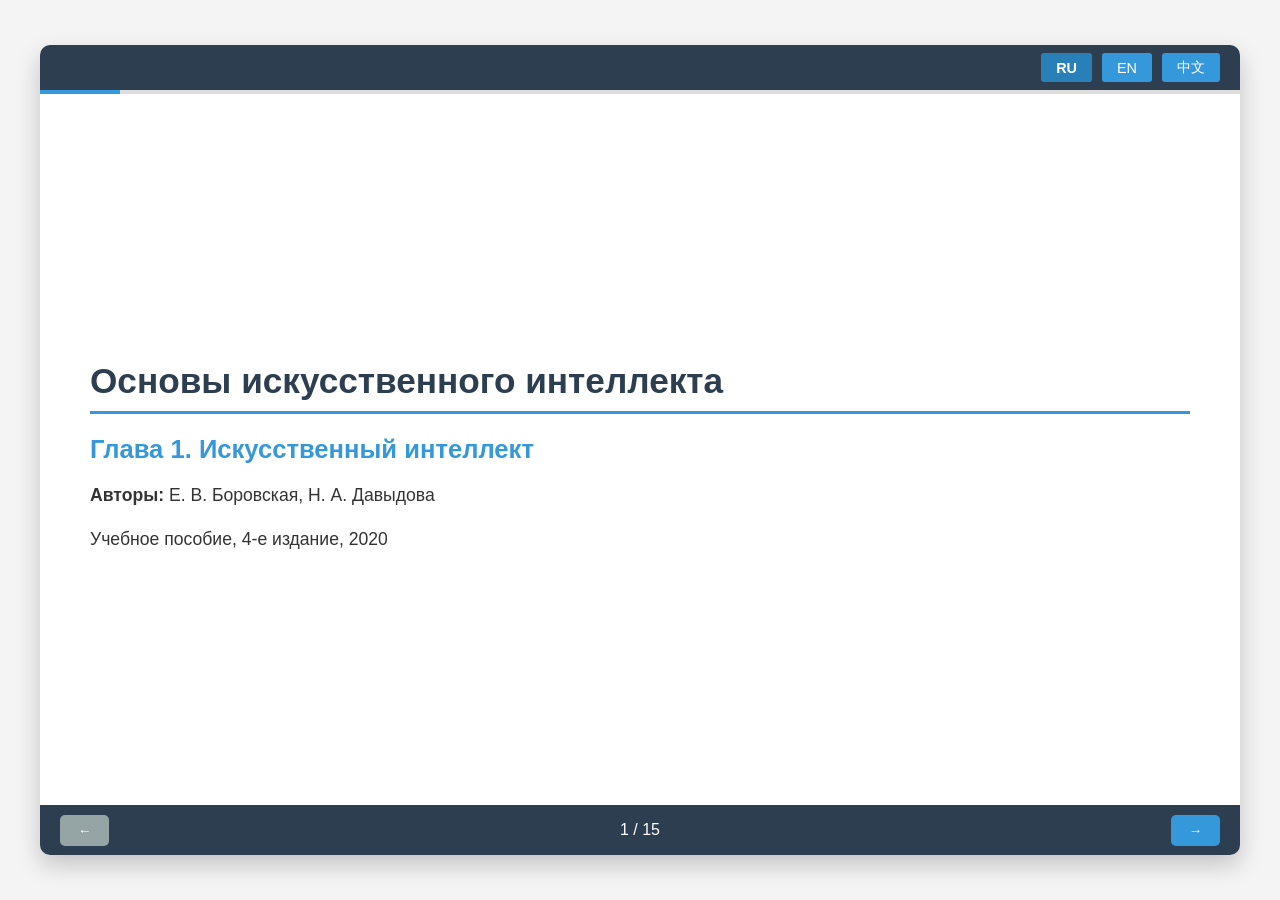
<file: SlideToEditable/uploads/Системы ИИ AI Systems.html>
<!DOCTYPE html>
<html lang="ru">
<head>
    <meta charset="UTF-8">
    <meta name="viewport" content="width=device-width, initial-scale=1.0">
    <title>AI Fundamentals - Chapter 1 | 人工智能基础 - 第1章</title>
    <style>
        :root {
            --primary-color: #2c3e50;
            --accent-color: #3498db;
            --text-color: #333;
            --bg-color: #f4f4f4;
            --slide-bg: #ffffff;
        }

        body {
            font-family: 'Segoe UI', 'Microsoft YaHei', sans-serif;
            margin: 0;
            padding: 0;
            background-color: var(--bg-color);
            color: var(--text-color);
            overflow: hidden;
            display: flex;
            justify-content: center;
            align-items: center;
            height: 100vh;
        }

        .presentation-container {
            width: 95%;
            max-width: 1200px;
            height: 90vh;
            background-color: var(--slide-bg);
            box-shadow: 0 10px 25px rgba(0,0,0,0.2);
            border-radius: 10px;
            position: relative;
            overflow: hidden;
            display: flex;
            flex-direction: column;
        }

        .language-bar {
            background: var(--primary-color);
            padding: 8px 20px;
            display: flex;
            justify-content: flex-end;
            gap: 10px;
        }

        .lang-btn {
            background: var(--accent-color);
            color: white;
            border: none;
            padding: 5px 15px;
            border-radius: 3px;
            cursor: pointer;
            font-size: 0.9em;
        }

        .lang-btn.active {
            background: #2980b9;
            font-weight: bold;
        }

        .slide {
            flex: 1;
            padding: 30px 50px;
            display: none;
            flex-direction: column;
            justify-content: center;
            animation: fadeIn 0.5s ease-in-out;
            overflow-y: auto;
        }

        .slide.active {
            display: flex;
        }

        @keyframes fadeIn {
            from { opacity: 0; transform: translateY(10px); }
            to { opacity: 1; transform: translateY(0); }
        }

        h1 { color: var(--primary-color); font-size: 2.2em; margin-bottom: 0.5em; border-bottom: 3px solid var(--accent-color); padding-bottom: 10px; }
        h2 { color: var(--accent-color); font-size: 1.6em; margin-bottom: 15px; }
        h3 { color: var(--primary-color); font-size: 1.3em; margin-top: 15px; }
        p, li { font-size: 1.1em; line-height: 1.5; margin-bottom: 10px; }
        ul { padding-left: 20px; }

        .content-ru, .content-en, .content-zh { display: none; }
        .content-ru.active, .content-en.active, .content-zh.active { display: block; }

        .highlight { background: #e8f4fc; padding: 2px 5px; border-radius: 3px; font-weight: bold; }
        
        .controls {
            height: 50px;
            background: var(--primary-color);
            display: flex;
            justify-content: space-between;
            align-items: center;
            padding: 0 20px;
            color: white;
        }

        button.nav-btn {
            background: var(--accent-color);
            color: white;
            border: none;
            padding: 8px 18px;
            border-radius: 5px;
            cursor: pointer;
        }
        button.nav-btn:hover { background: #2980b9; }
        button.nav-btn:disabled { background: #95a5a6; cursor: not-allowed; }

        .progress-bar { height: 4px; background: #ddd; width: 100%; }
        .progress-fill { height: 100%; background: var(--accent-color); width: 0%; transition: width 0.3s; }

        .grid-2 { display: grid; grid-template-columns: 1fr 1fr; gap: 15px; }
        .box { border: 1px solid #ddd; padding: 12px; border-radius: 5px; background: #fafafa; }

        @media (max-width: 768px) {
            .slide { padding: 15px; }
            h1 { font-size: 1.6em; }
            h2 { font-size: 1.3em; }
            .grid-2 { grid-template-columns: 1fr; }
        }
    </style>
</head>
<body>

<div class="presentation-container">
    <div class="language-bar">
        <button class="lang-btn active" onclick="setLanguage('ru')">RU</button>
        <button class="lang-btn" onclick="setLanguage('en')">EN</button>
        <button class="lang-btn" onclick="setLanguage('zh')">中文</button>
    </div>
    
    <div class="progress-bar"><div class="progress-fill" id="progress"></div></div>

    <!-- Slide 1: Title -->
    <div class="slide active">
        <div class="content-ru active">
            <h1>Основы искусственного интеллекта</h1>
            <h2>Глава 1. Искусственный интеллект</h2>
            <p><strong>Авторы:</strong> Е. В. Боровская, Н. А. Давыдова</p>
            <p>Учебное пособие, 4-е издание, 2020</p>
        </div>
        <div class="content-en">
            <h1>Fundamentals of Artificial Intelligence</h1>
            <h2>Chapter 1. Artificial Intelligence</h2>
            <p><strong>Authors:</strong> E. V. Borovskaya, N. A. Davydova</p>
            <p>Textbook, 4th edition, 2020</p>
        </div>
        <div class="content-zh">
            <h1>人工智能基础</h1>
            <h2>第1章 人工智能</h2>
            <p><strong>作者：</strong>Е. В. Боровская, Н. А. Давыдова</p>
            <p>教材，第4版，2020年</p>
        </div>
    </div>

    <!-- Slide 2: Concept & History -->
    <div class="slide">
        <div class="content-ru active">
            <h2>1.1. Понятие и история ИИ</h2>
            <p><strong>Система ИИ</strong> — программная система, имитирующая процесс мышления человека.</p>
            <p><strong>Ключевые вехи:</strong></p>
            <ul>
                <li><span class="highlight">XIII в.</span> Раймонд Луллий (механическое устройство)</li>
                <li><span class="highlight">1940-е</span> Норберт Винер (Кибернетика)</li>
                <li><span class="highlight">1956</span> Термин «ИИ» (Дартмутский колледж, США)</li>
                <li><span class="highlight">1970-е</span> Экспертные системы (Mycin, Dendral)</li>
            </ul>
        </div>
        <div class="content-en">
            <h2>1.1. Concept and History of AI</h2>
            <p><strong>AI System</strong> — a software system that simulates human thinking processes.</p>
            <p><strong>Key milestones:</strong></p>
            <ul>
                <li><span class="highlight">13th century</span> Ramon Llull (mechanical device)</li>
                <li><span class="highlight">1940s</span> Norbert Wiener (Cybernetics)</li>
                <li><span class="highlight">1956</span> Term "AI" coined (Dartmouth College, USA)</li>
                <li><span class="highlight">1970s</span> Expert systems (Mycin, Dendral)</li>
            </ul>
        </div>
        <div class="content-zh">
            <h2>1.1 人工智能的概念与历史</h2>
            <p><strong>人工智能系统</strong> — 模拟人类思维过程的软件系统。</p>
            <p><strong>关键里程碑：</strong></p>
            <ul>
                <li><span class="highlight">13世纪</span> 雷蒙·卢利（机械装置）</li>
                <li><span class="highlight">1940年代</span> 诺伯特·维纳（控制论）</li>
                <li><span class="highlight">1956年</span> "人工智能"术语提出（美国达特茅斯学院）</li>
                <li><span class="highlight">1970年代</span> 专家系统（Mycin, Dendral）</li>
            </ul>
        </div>
    </div>

    <!-- Slide 3: Two Directions -->
    <div class="slide">
        <div class="content-ru active">
            <h2>Два направления ИИ</h2>
            <div class="grid-2">
                <div class="box">
                    <h3>Нейрокибернетика</h3>
                    <p>«Единственный объект, способный мыслить — мозг».</p>
                    <ul>
                        <li>Моделирование структуры мозга</li>
                        <li>Нейроны и нейронные сети</li>
                        <li>Аппаратная реализация (нейрочипы)</li>
                    </ul>
                </div>
                <div class="box">
                    <h3>Кибернетика «чёрного ящика»</h3>
                    <p>«Не важно устройство, важен результат».</p>
                    <ul>
                        <li>Поиск алгоритмов решения задач</li>
                        <li>Логический вывод, эвристики</li>
                        <li>Языки: Prolog, Lisp</li>
                    </ul>
                </div>
            </div>
        </div>
        <div class="content-en">
            <h2>Two Directions of AI</h2>
            <div class="grid-2">
                <div class="box">
                    <h3>Neurocybernetics</h3>
                    <p>"The only object capable of thinking is the brain."</p>
                    <ul>
                        <li>Modeling brain structure</li>
                        <li>Neurons and neural networks</li>
                        <li>Hardware implementation (neurochips)</li>
                    </ul>
                </div>
                <div class="box">
                    <h3>"Black Box" Cybernetics</h3>
                    <p>"The device doesn't matter, the result does."</p>
                    <ul>
                        <li>Searching for problem-solving algorithms</li>
                        <li>Logical inference, heuristics</li>
                        <li>Languages: Prolog, Lisp</li>
                    </ul>
                </div>
            </div>
        </div>
        <div class="content-zh">
            <h2>人工智能的两个方向</h2>
            <div class="grid-2">
                <div class="box">
                    <h3>神经控制论</h3>
                    <p>"唯一能够思考的对象是大脑。"</p>
                    <ul>
                        <li>模拟大脑结构</li>
                        <li>神经元与神经网络</li>
                        <li>硬件实现（神经芯片）</li>
                    </ul>
                </div>
                <div class="box">
                    <h3>"黑箱"控制论</h3>
                    <p>"装置不重要，结果才重要。"</p>
                    <ul>
                        <li>寻找问题求解算法</li>
                        <li>逻辑推理，启发式方法</li>
                        <li>语言：Prolog, Lisp</li>
                    </ul>
                </div>
            </div>
        </div>
    </div>

    <!-- Slide 4: AI in Russia -->
    <div class="slide">
        <div class="content-ru active">
            <h2>1.1.2. Искусственный интеллект в России</h2>
            <ul>
                <li><span class="highlight">1954</span> Семинар «Автоматы и мышление» в МГУ (А. А. Ляпунов)</li>
                <li>Программа АЛПЕВ ЛОМИ: автоматическое доказательство теорем</li>
                <li>Алгоритм «Кора»: М. М. Бонгард (распознавание образов)</li>
                <li><span class="highlight">1974</span> Научный совет по проблеме «ИИ» (Д. А. Поспелов)</li>
                <li><span class="highlight">1988</span> Ассоциация искусственного интеллекта (АИИ)</li>
            </ul>
        </div>
        <div class="content-en">
            <h2>1.1.2. Artificial Intelligence in Russia</h2>
            <ul>
                <li><span class="highlight">1954</span> Seminar "Automata and Thinking" at MSU (A. A. Lyapunov)</li>
                <li>ALPEV LOMI program: automated theorem proving</li>
                <li>"Kora" algorithm: M. M. Bongard (pattern recognition)</li>
                <li><span class="highlight">1974</span> Scientific Council on "AI" (D. A. Pospelov)</li>
                <li><span class="highlight">1988</span> Association for Artificial Intelligence (AAI)</li>
            </ul>
        </div>
        <div class="content-zh">
            <h2>1.1.2 俄罗斯的人工智能</h2>
            <ul>
                <li><span class="highlight">1954年</span> 莫斯科大学"自动机与思维"研讨会（А. А. Ляпунов）</li>
                <li>АЛПЕВ ЛОМИ程序：自动定理证明</li>
                <li>"Кора"算法：М. М. Бонгард（模式识别）</li>
                <li><span class="highlight">1974年</span> "人工智能"问题科学委员会（Д. А. Поспелов）</li>
                <li><span class="highlight">1988年</span> 人工智能协会（АИИ）</li>
            </ul>
        </div>
    </div>

    <!-- Slide 5: Functional Structure -->
    <div class="slide">
        <div class="content-ru active">
            <h2>1.1.3. Функциональная структура системы ИИ</h2>
            <p>Система состоит из трёх комплексов:</p>
            <ol>
                <li><strong>Исполнительная система (ИС):</strong> выполняет программы, решает задачи</li>
                <li><strong>Интеллектуальный интерфейс:</strong> адаптация под пользователя, общение на естественном языке</li>
                <li><strong>База знаний (БЗ):</strong> центральное звено. Хранит знания о проблемной среде</li>
            </ol>
        </div>
        <div class="content-en">
            <h2>1.1.3. Functional Structure of AI System</h2>
            <p>The system consists of three components:</p>
            <ol>
                <li><strong>Executive System (ES):</strong> executes programs, solves problems</li>
                <li><strong>Intelligent Interface:</strong> user adaptation, natural language communication</li>
                <li><strong>Knowledge Base (KB):</strong> central component. Stores knowledge about the problem domain</li>
            </ol>
        </div>
        <div class="content-zh">
            <h2>1.1.3 人工智能系统的功能结构</h2>
            <p>系统由三个组件构成：</p>
            <ol>
                <li><strong>执行系统（ES）：</strong> 执行程序，解决问题</li>
                <li><strong>智能接口：</strong> 用户适配，自然语言交互</li>
                <li><strong>知识库（KB）：</strong> 核心组件。存储问题领域的知识</li>
            </ol>
        </div>
    </div>

    <!-- Slide 6: Development Directions -->
    <div class="slide">
        <div class="content-ru active">
            <h2>1.2. Направления развития ИИ</h2>
            <ul>
                <li><strong>Представление знаний:</strong> ядро экспертных систем</li>
                <li><strong>Игровые задачи:</strong> шахматы, шашки (лабиринтная модель + эвристики)</li>
                <li><strong>Естественно-языковые интерфейсы:</strong> машинный перевод, анализ текста</li>
                <li><strong>Распознавание образов:</strong> близко к машинному обучению</li>
                <li><strong>Интеллектуальные роботы:</strong> от жёстких схем до самоорганизующихся систем</li>
                <li><strong>Обучение и самообучение:</strong> накопление знаний на основе данных</li>
            </ul>
        </div>
        <div class="content-en">
            <h2>1.2. Directions of AI Development</h2>
            <ul>
                <li><strong>Knowledge Representation:</strong> core of expert systems</li>
                <li><strong>Game Tasks:</strong> chess, checkers (maze model + heuristics)</li>
                <li><strong>Natural Language Interfaces:</strong> machine translation, text analysis</li>
                <li><strong>Pattern Recognition:</strong> close to machine learning</li>
                <li><strong>Intelligent Robots:</strong> from rigid schemes to self-organizing systems</li>
                <li><strong>Learning & Self-learning:</strong> knowledge accumulation based on data</li>
            </ul>
        </div>
        <div class="content-zh">
            <h2>1.2 人工智能的发展方向</h2>
            <ul>
                <li><strong>知识表示：</strong> 专家系统的核心</li>
                <li><strong>博弈任务：</strong> 国际象棋、跳棋（迷宫模型+启发式）</li>
                <li><strong>自然语言接口：</strong> 机器翻译、文本分析</li>
                <li><strong>模式识别：</strong> 接近机器学习</li>
                <li><strong>智能机器人：</strong> 从刚性方案到自组织系统</li>
                <li><strong>学习与自学习：</strong> 基于数据的知识积累</li>
            </ul>
        </div>
    </div>

    <!-- Slide 7: Data vs Knowledge -->
    <div class="slide">
        <div class="content-ru active">
            <h2>1.3. Данные и Знания</h2>
            <div class="grid-2">
                <div class="box">
                    <h3>Данные</h3>
                    <p>Отдельные факты, характеризующие объекты и процессы.</p>
                    <p><em>Хранятся в Базах Данных (БД).</em></p>
                </div>
                <div class="box">
                    <h3>Знания</h3>
                    <p>Выявленные закономерности (принципы, связи, законы).</p>
                    <p>Результат мыслительной деятельности.</p>
                    <p><em>Хранятся в Базах Знаний (БЗ).</em></p>
                </div>
            </div>
            <p style="margin-top:15px;"><strong>Главное отличие:</strong> Из БД можно извлечь только заложенные факты. Из БЗ можно <span class="highlight">выводить новые факты</span>, используя закономерности.</p>
        </div>
        <div class="content-en">
            <h2>1.3. Data and Knowledge</h2>
            <div class="grid-2">
                <div class="box">
                    <h3>Data</h3>
                    <p>Individual facts characterizing objects and processes.</p>
                    <p><em>Stored in Databases (DB).</em></p>
                </div>
                <div class="box">
                    <h3>Knowledge</h3>
                    <p>Identified patterns (principles, connections, laws).</p>
                    <p>Result of cognitive activity.</p>
                    <p><em>Stored in Knowledge Bases (KB).</em></p>
                </div>
            </div>
            <p style="margin-top:15px;"><strong>Key Difference:</strong> From DB you can only retrieve stored facts. From KB you can <span class="highlight">infer new facts</span> using patterns.</p>
        </div>
        <div class="content-zh">
            <h2>1.3 数据与知识</h2>
            <div class="grid-2">
                <div class="box">
                    <h3>数据</h3>
                    <p>描述对象和过程的个别事实。</p>
                    <p><em>存储在数据库（DB）中。</em></p>
                </div>
                <div class="box">
                    <h3>知识</h3>
                    <p>发现的规律（原则、联系、法则）。</p>
                    <p>思维活动的结果。</p>
                    <p><em>存储在知识库（KB）中。</em></p>
                </div>
            </div>
            <p style="margin-top:15px;"><strong>主要区别：</strong> 从数据库只能检索已存储的事实。从知识库可以<span class="highlight">推导新事实</span>，利用规律。</p>
        </div>
    </div>

    <!-- Slide 8: Knowledge Models (1) -->
    <div class="slide">
        <div class="content-ru active">
            <h2>1.3.2. Модели представления знаний</h2>
            <h3>1. Семантические сети</h3>
            <p>Ориентированный граф. Вершины — понятия, дуги — отношения («это», «имеет частью»).</p>
            
            <h3>2. Фреймы (М. Минский)</h3>
            <p>Единица представления знания («рамка» ситуации).</p>
            <ul>
                <li>Состоит из <strong>слотов</strong> (атрибутов)</li>
                <li>Поддерживает <strong>наследование</strong> свойств (АКО-связи)</li>
                <li>Уровни: скелетный, прототип, экземпляр</li>
            </ul>
        </div>
        <div class="content-en">
            <h2>1.3.2. Knowledge Representation Models</h2>
            <h3>1. Semantic Networks</h3>
            <p>Directed graph. Nodes — concepts, edges — relations ("is-a", "has-part").</p>
            
            <h3>2. Frames (M. Minsky)</h3>
            <p>Unit of knowledge representation ("frame" of a situation).</p>
            <ul>
                <li>Consists of <strong>slots</strong> (attributes)</li>
                <li>Supports <strong>inheritance</strong> of properties (AKO-links)</li>
                <li>Levels: skeletal, prototype, instance</li>
            </ul>
        </div>
        <div class="content-zh">
            <h2>1.3.2 知识表示模型</h2>
            <h3>1. 语义网络</h3>
            <p>有向图。节点—概念，边—关系（"是一种"，"有部分"）。</p>
            
            <h3>2. 框架（M. Minsky）</h3>
            <p>知识表示单元（情境的"框架"）。</p>
            <ul>
                <li>由<strong>槽</strong>（属性）组成</li>
                <li>支持属性的<strong>继承</strong>（AKO-链接）</li>
                <li>层级：骨架、原型、实例</li>
            </ul>
        </div>
    </div>

    <!-- Slide 9: Knowledge Models (2) -->
    <div class="slide">
        <div class="content-ru active">
            <h2>Модели представления знаний (продолжение)</h2>
            <h3>3. Формальные логические модели</h3>
            <p>Основаны на аксиомах и правилах вывода. Формальная система M=&lt;T, P, A, B&gt;.</p>
            
            <h3>4. Продукционные модели</h3>
            <p>Правила вида: <strong>«Если (условие), то (действие)».</strong></p>
            <ul>
                <li>База знаний = набор правил</li>
                <li>Управляет перебором <strong>Машина вывода</strong></li>
                <li>Вывод: прямой или обратный</li>
            </ul>
        </div>
        <div class="content-en">
            <h2>Knowledge Representation Models (cont.)</h2>
            <h3>3. Formal Logical Models</h3>
            <p>Based on axioms and inference rules. Formal system M=&lt;T, P, A, B&gt;.</p>
            
            <h3>4. Production Models</h3>
            <p>Rules of the form: <strong>"If (condition), then (action)."</strong></p>
            <ul>
                <li>Knowledge Base = set of rules</li>
                <li>Controlled by <strong>Inference Engine</strong></li>
                <li>Inference: forward or backward chaining</li>
            </ul>
        </div>
        <div class="content-zh">
            <h2>知识表示模型（续）</h2>
            <h3>3. 形式逻辑模型</h3>
            <p>基于公理和推理规则。形式系统 M=&lt;T, P, A, B&gt;。</p>
            
            <h3>4. 产生式模型</h3>
            <p>规则形式：<strong>"如果（条件），则（动作）"。</strong></p>
            <ul>
                <li>知识库 = 规则集</li>
                <li>由<strong>推理机</strong>控制遍历</li>
                <li>推理：正向或反向链</li>
            </ul>
        </div>
    </div>

    <!-- Slide 10: Expert Systems -->
    <div class="slide">
        <div class="content-ru active">
            <h2>1.4. Экспертные системы (ЭС)</h2>
            <p><strong>ЭС</strong> — сложные программные комплексы, аккумулирующие знания специалистов и тиражирующие опыт для консультаций.</p>
            <p><strong>Отличия от систем обработки данных:</strong></p>
            <ul>
                <li>Символьный способ представления (не числовой)</li>
                <li>Символьный вывод</li>
                <li>Эвристический поиск решения</li>
                <li>Способность пополнять знания</li>
            </ul>
        </div>
        <div class="content-en">
            <h2>1.4. Expert Systems (ES)</h2>
            <p><strong>ES</strong> — complex software systems that accumulate expert knowledge and replicate experience for consultations.</p>
            <p><strong>Differences from data processing systems:</strong></p>
            <ul>
                <li>Symbolic representation (not numeric)</li>
                <li>Symbolic inference</li>
                <li>Heuristic problem solving</li>
                <li>Ability to expand knowledge</li>
            </ul>
        </div>
        <div class="content-zh">
            <h2>1.4 专家系统（ES）</h2>
            <p><strong>专家系统</strong> — 积累专家知识并复制经验用于咨询的复杂软件系统。</p>
            <p><strong>与数据处理系统的区别：</strong></p>
            <ul>
                <li>符号表示（非数值）</li>
                <li>符号推理</li>
                <li>启发式问题求解</li>
                <li>知识扩展能力</li>
            </ul>
        </div>
    </div>

    <!-- Slide 11: ES Structure -->
    <div class="slide">
        <div class="content-ru active">
            <h2>Структура экспертной системы</h2>
            <p>Типичная статическая ЭС состоит из:</p>
            <ol>
                <li><strong>Решатель:</strong> формирует последовательность правил</li>
                <li><strong>Рабочая память (БД):</strong> хранит текущие данные задачи</li>
                <li><strong>База знаний (БЗ):</strong> хранит долгосрочные знания и правила</li>
                <li><strong>Компонент приобретения знаний:</strong> наполнение системы экспертом</li>
                <li><strong>Объяснительный компонент:</strong> поясняет, как получено решение</li>
                <li><strong>Диалоговый компонент:</strong> интерфейс с пользователем</li>
            </ol>
        </div>
        <div class="content-en">
            <h2>Expert System Structure</h2>
            <p>A typical static ES consists of:</p>
            <ol>
                <li><strong>Inference Engine:</strong> forms sequence of rules</li>
                <li><strong>Working Memory (DB):</strong> stores current task data</li>
                <li><strong>Knowledge Base (KB):</strong> stores long-term knowledge and rules</li>
                <li><strong>Knowledge Acquisition:</strong> system population by expert</li>
                <li><strong>Explanation Component:</strong> explains how solution was obtained</li>
                <li><strong>Dialogue Component:</strong> user interface</li>
            </ol>
        </div>
        <div class="content-zh">
            <h2>专家系统结构</h2>
            <p>典型静态专家系统由以下部分组成：</p>
            <ol>
                <li><strong>推理机：</strong> 形成规则序列</li>
                <li><strong>工作内存（DB）：</strong> 存储当前任务数据</li>
                <li><strong>知识库（KB）：</strong> 存储长期知识和规则</li>
                <li><strong>知识获取组件：</strong> 专家填充系统</li>
                <li><strong>解释组件：</strong> 解释如何获得解决方案</li>
                <li><strong>对话组件：</strong> 用户界面</li>
            </ol>
        </div>
    </div>

    <!-- Slide 12: ES Development -->
    <div class="slide">
        <div class="content-ru active">
            <h2>Разработка и классификация ЭС</h2>
            <p><strong>Участники:</strong> Эксперт, Инженер по знаниям, Программист</p>
            <p><strong>Режимы работы:</strong> Приобретение знаний, Консультация</p>
            <h3>Классификация по задаче:</h3>
            <ul>
                <li>Интерпретация, Диагностика, Мониторинг</li>
                <li>Проектирование, Прогнозирование, Планирование, Обучение</li>
            </ul>
        </div>
        <div class="content-en">
            <h2>ES Development & Classification</h2>
            <p><strong>Participants:</strong> Expert, Knowledge Engineer, Programmer</p>
            <p><strong>Operating Modes:</strong> Knowledge Acquisition, Consultation</p>
            <h3>Classification by Task:</h3>
            <ul>
                <li>Interpretation, Diagnosis, Monitoring</li>
                <li>Design, Prediction, Planning, Training</li>
            </ul>
        </div>
        <div class="content-zh">
            <h2>专家系统开发与分类</h2>
            <p><strong>参与者：</strong> 专家、知识工程师、程序员</p>
            <p><strong>工作模式：</strong> 知识获取、咨询</p>
            <h3>按任务分类：</h3>
            <ul>
                <li>解释、诊断、监控</li>
                <li>设计、预测、规划、培训</li>
            </ul>
        </div>
    </div>

    <!-- Slide 13: Tools -->
    <div class="slide">
        <div class="content-ru active">
            <h2>Инструментальные средства построения ЭС</h2>
            <ul>
                <li><strong>Традиционные языки:</strong> C, C++, Pascal (высокая эффективность, но сложность)</li>
                <li><strong>Языки ИИ:</strong> Lisp, Prolog (богатые возможности для символьных данных)</li>
                <li><strong>Спец. инструментарий:</strong> Библиотеки над Lisp (KEE, ARTS)</li>
                <li><strong>«Оболочки» (Shells):</strong> «Пустые» ЭС без базы знаний (например, EMYCIN)</li>
            </ul>
        </div>
        <div class="content-en">
            <h2>Tools for Building Expert Systems</h2>
            <ul>
                <li><strong>Traditional Languages:</strong> C, C++, Pascal (high efficiency, but complex)</li>
                <li><strong>AI Languages:</strong> Lisp, Prolog (rich capabilities for symbolic data)</li>
                <li><strong>Special Toolkits:</strong> Libraries over Lisp (KEE, ARTS)</li>
                <li><strong>"Shells":</strong> "Empty" ES without knowledge base (e.g., EMYCIN)</li>
            </ul>
        </div>
        <div class="content-zh">
            <h2>构建专家系统的工具</h2>
            <ul>
                <li><strong>传统语言：</strong> C, C++, Pascal（高效但复杂）</li>
                <li><strong>AI语言：</strong> Lisp, Prolog（丰富的符号数据处理能力）</li>
                <li><strong>专用工具包：</strong> Lisp库（KEE, ARTS）</li>
                <li><strong>"外壳"：</strong> 无知识库的"空"专家系统（如EMYCIN）</li>
            </ul>
        </div>
    </div>

    <!-- Slide 14: Development Technology -->
    <div class="slide">
        <div class="content-ru active">
            <h2>Технология разработки ЭС (6 этапов)</h2>
            <ol>
                <li><strong>Идентификация:</strong> осмысление задач, формирование требований</li>
                <li><strong>Концептуализация:</strong> анализ предметной области, выявление понятий</li>
                <li><strong>Формализация:</strong> выбор способа представления знаний</li>
                <li><strong>Выполнение:</strong> создание прототипа ЭС, наполнение БЗ</li>
                <li><strong>Тестирование:</strong> оценка работы системы на примерах</li>
                <li><strong>Опытная эксплуатация:</strong> проверка пригодности для пользователя</li>
            </ol>
        </div>
        <div class="content-en">
            <h2>ES Development Technology (6 Stages)</h2>
            <ol>
                <li><strong>Identification:</strong> task understanding, requirements formation</li>
                <li><strong>Conceptualization:</strong> domain analysis, concept identification</li>
                <li><strong>Formalization:</strong> selecting knowledge representation method</li>
                <li><strong>Implementation:</strong> ES prototype creation, KB population</li>
                <li><strong>Testing:</strong> system evaluation on examples</li>
                <li><strong>Experimental Operation:</strong> user suitability verification</li>
            </ol>
        </div>
        <div class="content-zh">
            <h2>专家系统开发技术（6个阶段）</h2>
            <ol>
                <li><strong>识别：</strong> 任务理解，需求形成</li>
                <li><strong>概念化：</strong> 领域分析，概念识别</li>
                <li><strong>形式化：</strong> 选择知识表示方法</li>
                <li><strong>实现：</strong> 专家系统原型创建，知识库填充</li>
                <li><strong>测试：</strong> 基于示例的系统评估</li>
                <li><strong>试运行：</strong> 用户适用性验证</li>
            </ol>
        </div>
    </div>

    <!-- Slide 15: End -->
    <div class="slide">
        <div class="content-ru active">
            <h1>Спасибо за внимание!</h1>
            <p>Конец презентации по Главе 1.</p>
            <p>Для перехода к следующему материалу обратитесь к Главе 2: «Логическое программирование».</p>
            <button onclick="location.reload()" style="margin-top:20px;padding:10px 20px;">Начать сначала</button>
        </div>
        <div class="content-en">
            <h1>Thank You for Your Attention!</h1>
            <p>End of Chapter 1 presentation.</p>
            <p>To proceed to the next material, refer to Chapter 2: "Logic Programming".</p>
            <button onclick="location.reload()" style="margin-top:20px;padding:10px 20px;">Restart</button>
        </div>
        <div class="content-zh">
            <h1>感谢聆听！</h1>
            <p>第1章演示结束。</p>
            <p>继续学习请参考第2章："逻辑编程"。</p>
            <button onclick="location.reload()" style="margin-top:20px;padding:10px 20px;">重新开始</button>
        </div>
    </div>

    <div class="controls">
        <button class="nav-btn" id="prevBtn" onclick="changeSlide(-1)" disabled>←</button>
        <span id="slideNum">1 / 15</span>
        <button class="nav-btn" id="nextBtn" onclick="changeSlide(1)">→</button>
    </div>
</div>

<script>
    let currentSlide = 0;
    let currentLang = 'ru';
    const slides = document.querySelectorAll('.slide');
    const totalSlides = slides.length;

    function setLanguage(lang) {
        currentLang = lang;
        document.querySelectorAll('.lang-btn').forEach(btn => btn.classList.remove('active'));
        event.target.classList.add('active');
        
        document.querySelectorAll('.content-ru, .content-en, .content-zh').forEach(el => {
            el.classList.remove('active');
        });
        document.querySelectorAll(`.content-${lang}`).forEach(el => {
            el.classList.add('active');
        });
    }

    function updateSlide() {
        slides.forEach((slide, index) => {
            slide.classList.remove('active');
            if (index === currentSlide) slide.classList.add('active');
        });
        document.getElementById('slideNum').textContent = `${currentSlide + 1} / ${totalSlides}`;
        document.getElementById('prevBtn').disabled = currentSlide === 0;
        document.getElementById('nextBtn').disabled = currentSlide === totalSlides - 1;
        document.getElementById('progress').style.width = `${((currentSlide + 1) / totalSlides) * 100}%`;
    }

    function changeSlide(dir) {
        currentSlide += dir;
        if (currentSlide < 0) currentSlide = 0;
        if (currentSlide >= totalSlides) currentSlide = totalSlides - 1;
        updateSlide();
    }

    document.addEventListener('keydown', e => {
        if (e.key === 'ArrowRight' || e.key === ' ') {
            if (currentSlide < totalSlides - 1) changeSlide(1);
        } else if (e.key === 'ArrowLeft') {
            if (currentSlide > 0) changeSlide(-1);
        }
    });

    updateSlide();
</script>

</body>
</html>
</file>
